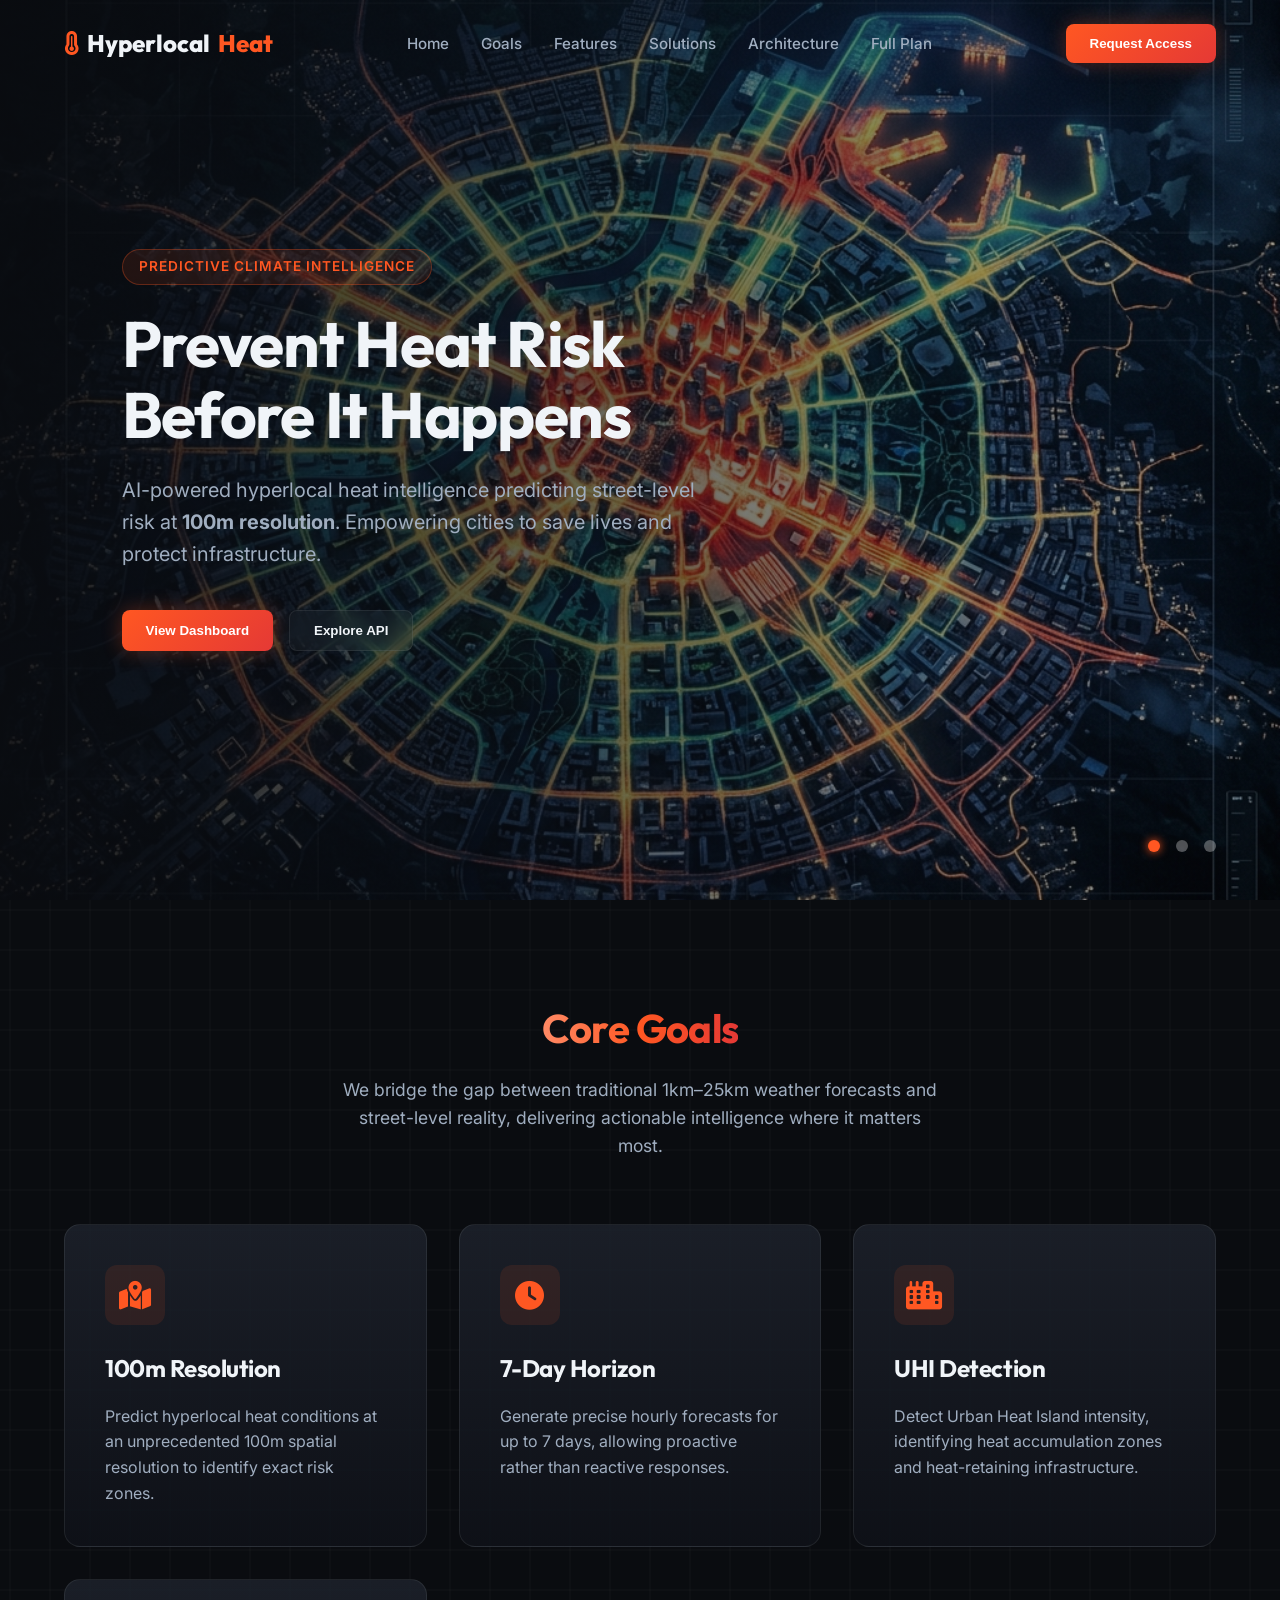
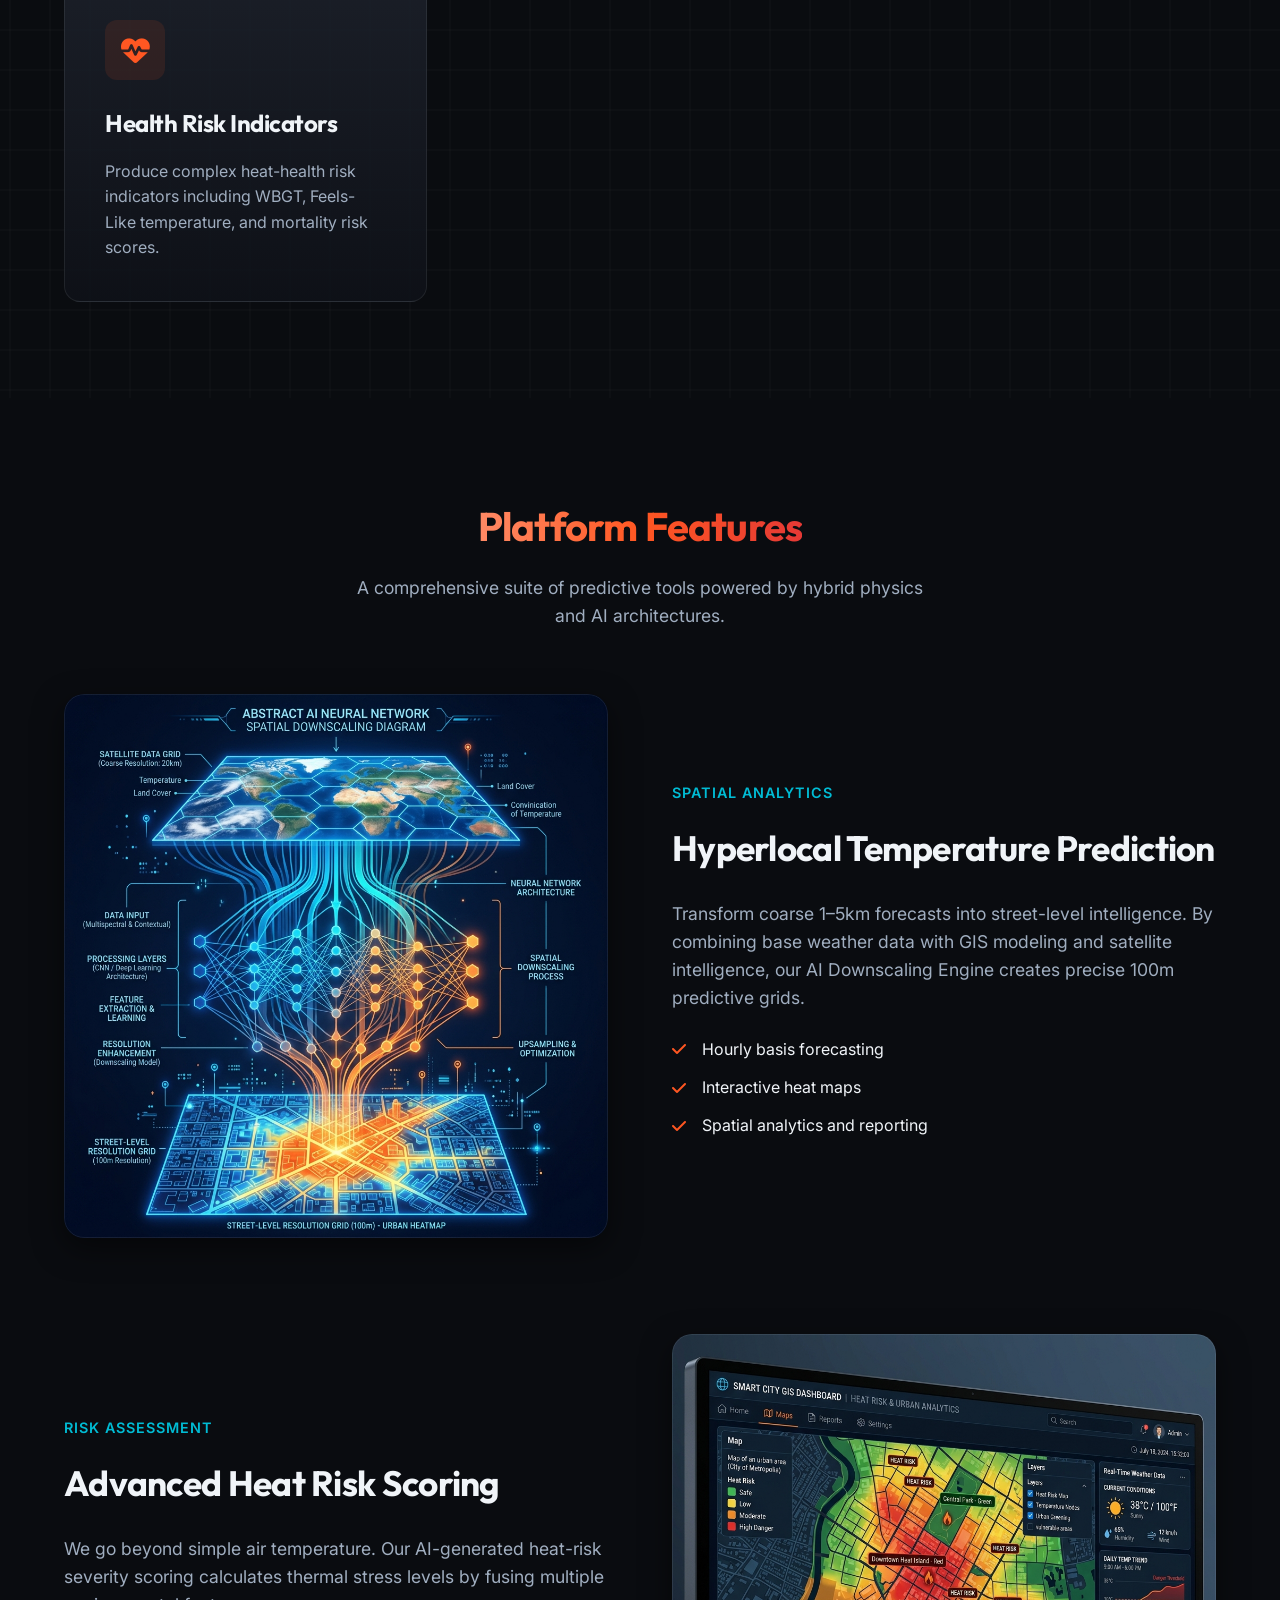
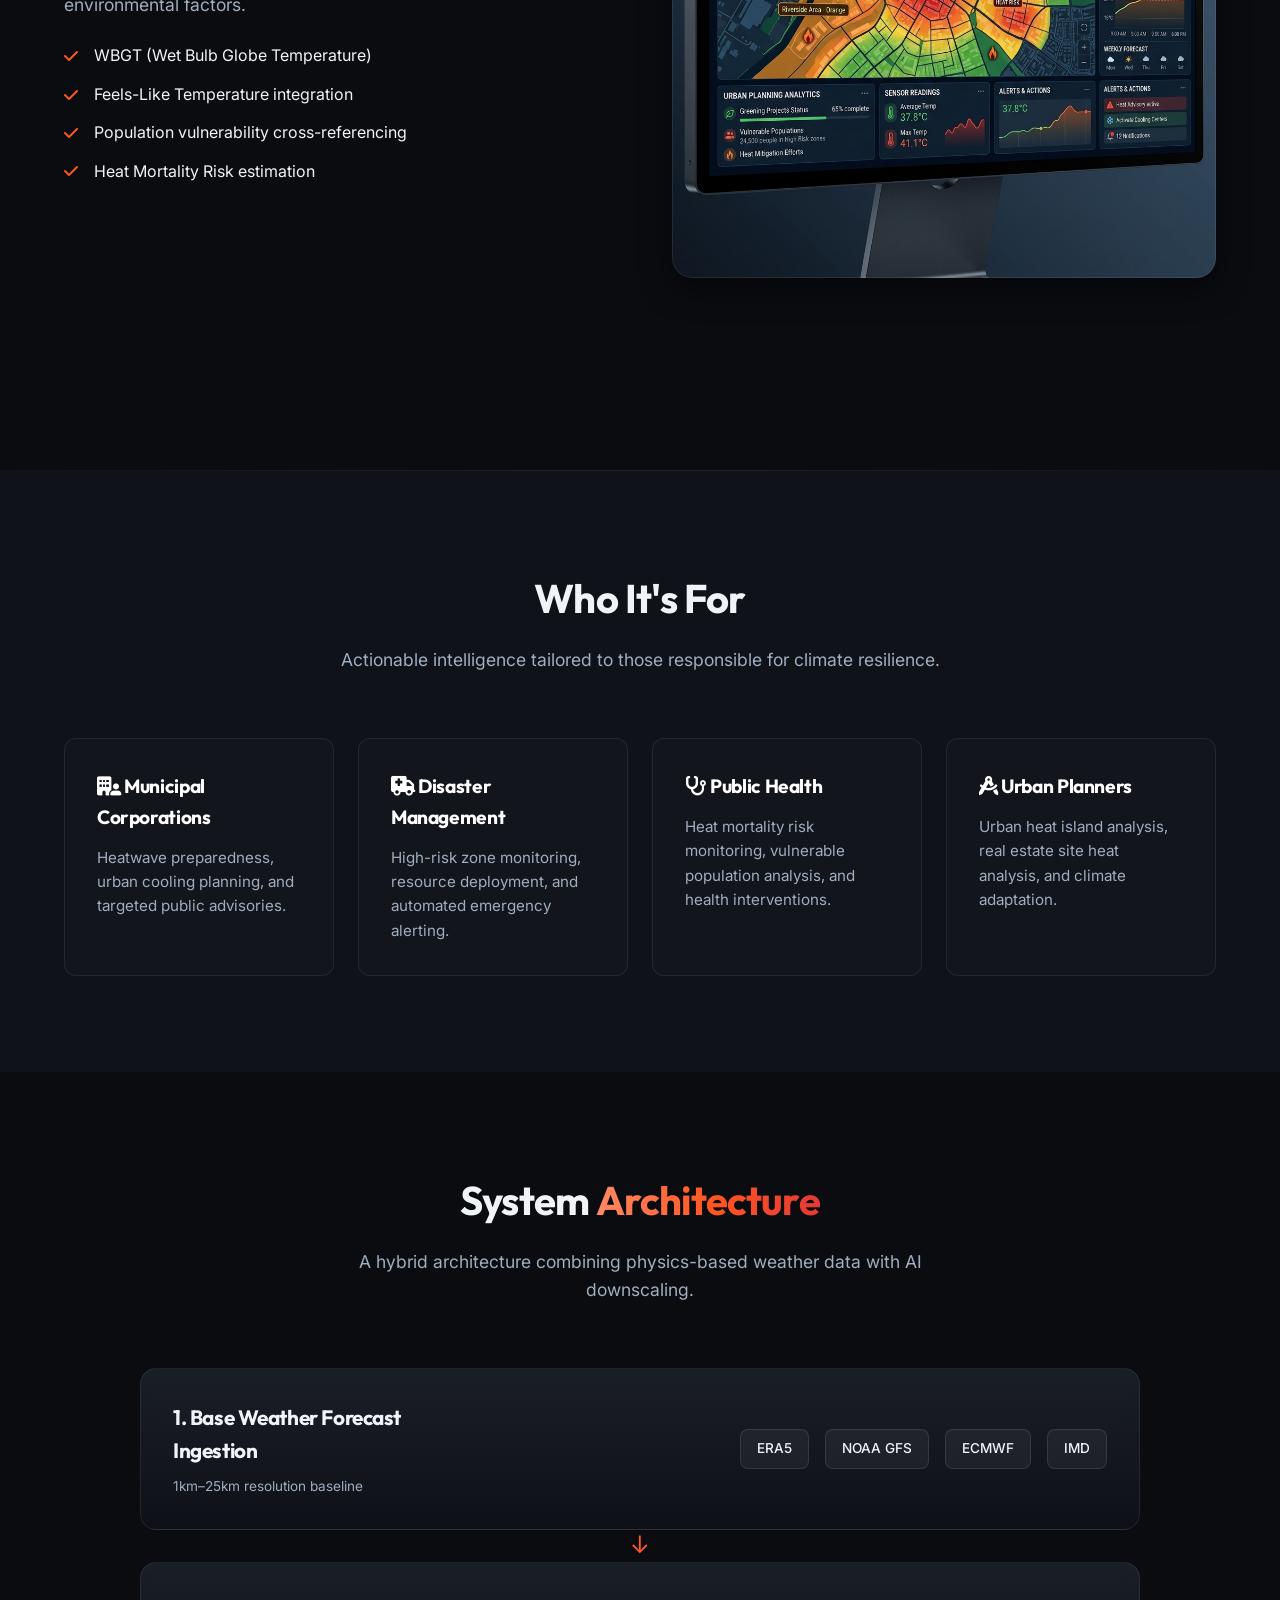
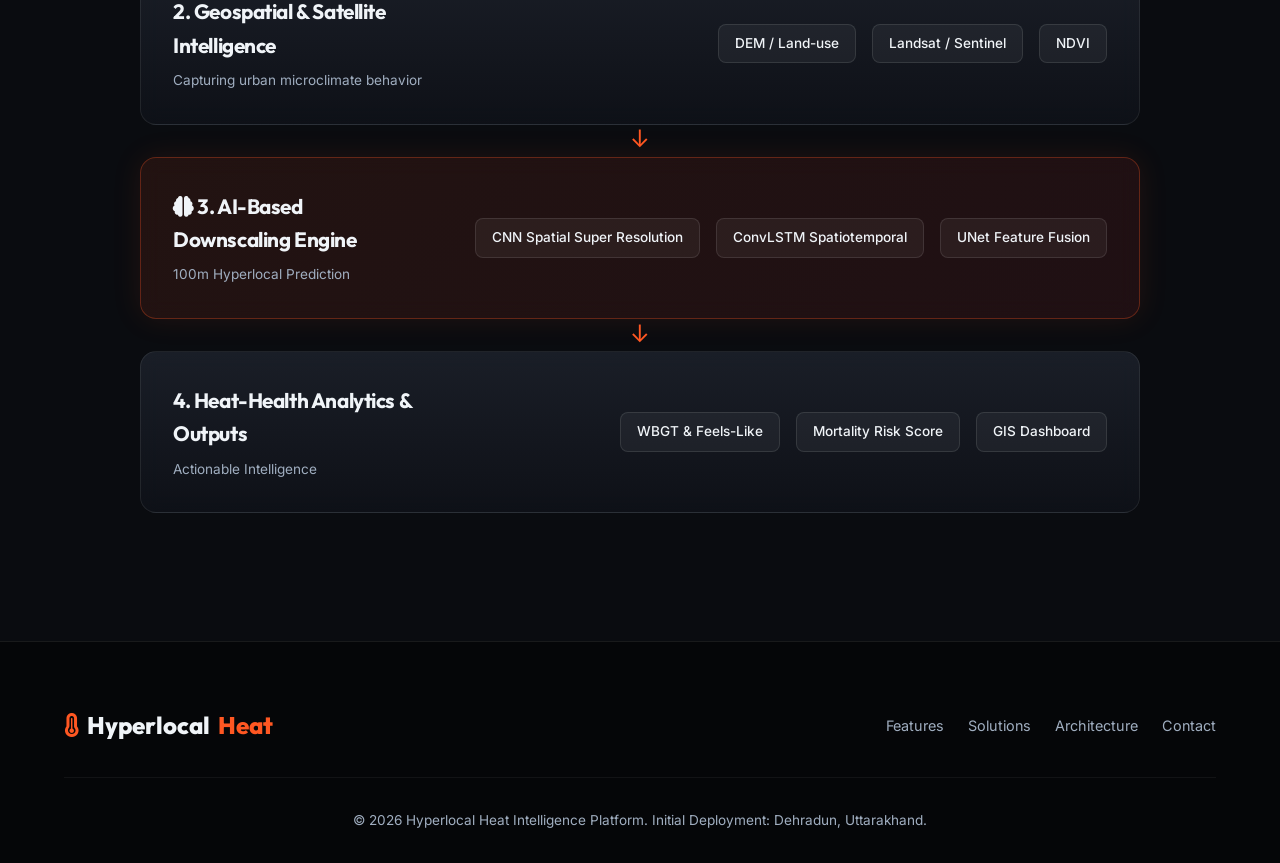
<file: index.html>
<!DOCTYPE html>
<html lang="en">

<head>
    <meta charset="UTF-8">
    <meta name="viewport" content="width=device-width, initial-scale=1.0">
    <title>Hyperlocal Heat Intelligence Platform</title>
    <meta name="description"
        content="AI-powered hyperlocal heat intelligence predicting street-level heat risk at 100m resolution to help cities prevent heat-related illness and infrastructure stress.">
    <link rel="stylesheet" href="styles.css">
    <!-- FontAwesome for Icons -->
    <link rel="stylesheet" href="https://cdnjs.cloudflare.com/ajax/libs/font-awesome/6.4.0/css/all.min.css">
    <!-- Vercel Web Analytics -->
    <script defer src="https://cdn.vercel-insights.com/v1/script.js"></script>
</head>

<body>

    <!-- Navigation -->
    <nav>
        <div class="logo">
            <i class="fa-solid fa-temperature-full" style="color: #ff5722;"></i>
            Hyperlocal<span>Heat</span>
        </div>
        <ul class="nav-links">
            <li><a href="index.html">Home</a></li>
            <li><a href="#goals">Goals</a></li>
            <li><a href="#features">Features</a></li>
            <li><a href="#solutions">Solutions</a></li>
            <li><a href="#architecture">Architecture</a></li>
            <li><a href="plan.html">Full Plan</a></li>
        </ul>
        <button class="btn-primary">Request Access</button>
    </nav>

    <!-- Hero Section -->
    <section class="hero">
        <div class="hero-slider">
            <div class="slide active" style="background-image: url('images/hero_heatmap_1779014111743.png');">
            </div>
            <div class="slide" style="background-image: url('images/gis_dashboard_1779014141485.png');">
            </div>
            <div class="slide" style="background-image: url('images/ai_downscaling_1779014124837.png');">
            </div>
        </div>

        <div class="hero-content fade-in-up">
            <span class="hero-tag">Predictive Climate Intelligence</span>
            <h1>Prevent Heat Risk Before It Happens</h1>
            <p>AI-powered hyperlocal heat intelligence predicting street-level risk at <strong>100m resolution</strong>.
                Empowering cities to save lives and protect infrastructure.</p>
            <div class="hero-actions">
                <button class="btn-primary">View Dashboard</button>
                <button class="btn-secondary">Explore API</button>
            </div>
        </div>

        <div class="slider-controls">
            <div class="slider-dot active"></div>
            <div class="slider-dot"></div>
            <div class="slider-dot"></div>
        </div>
    </section>

    <!-- Core Goals -->
    <section id="goals" class="goals">
        <div class="section-header fade-in-up">
            <h2><span class="text-gradient">Core Goals</span></h2>
            <p>We bridge the gap between traditional 1km–25km weather forecasts and street-level reality, delivering
                actionable intelligence where it matters most.</p>
        </div>

        <div class="goals-grid">
            <div class="goal-card fade-in-up">
                <div class="goal-icon"><i class="fa-solid fa-map-location-dot"></i></div>
                <h3>100m Resolution</h3>
                <p>Predict hyperlocal heat conditions at an unprecedented 100m spatial resolution to identify exact risk
                    zones.</p>
            </div>
            <div class="goal-card fade-in-up" style="transition-delay: 0.1s;">
                <div class="goal-icon"><i class="fa-solid fa-clock"></i></div>
                <h3>7-Day Horizon</h3>
                <p>Generate precise hourly forecasts for up to 7 days, allowing proactive rather than reactive
                    responses.</p>
            </div>
            <div class="goal-card fade-in-up" style="transition-delay: 0.2s;">
                <div class="goal-icon"><i class="fa-solid fa-city"></i></div>
                <h3>UHI Detection</h3>
                <p>Detect Urban Heat Island intensity, identifying heat accumulation zones and heat-retaining
                    infrastructure.</p>
            </div>
            <div class="goal-card fade-in-up" style="transition-delay: 0.3s;">
                <div class="goal-icon"><i class="fa-solid fa-heart-pulse"></i></div>
                <h3>Health Risk Indicators</h3>
                <p>Produce complex heat-health risk indicators including WBGT, Feels-Like temperature, and mortality
                    risk scores.</p>
            </div>
        </div>
    </section>

    <!-- Features -->
    <section id="features" class="features">
        <div class="section-header fade-in-up">
            <h2><span class="text-gradient">Platform Features</span></h2>
            <p>A comprehensive suite of predictive tools powered by hybrid physics and AI architectures.</p>
        </div>

        <!-- Feature 1 -->
        <div class="feature-row fade-in-up">
            <div class="feature-content">
                <span class="feature-tag">Spatial Analytics</span>
                <h3>Hyperlocal Temperature Prediction</h3>
                <p>Transform coarse 1–5km forecasts into street-level intelligence. By combining base weather data with
                    GIS modeling and satellite intelligence, our AI Downscaling Engine creates precise 100m predictive
                    grids.</p>
                <ul class="feature-list">
                    <li><i class="fa-solid fa-check"></i> Hourly basis forecasting</li>
                    <li><i class="fa-solid fa-check"></i> Interactive heat maps</li>
                    <li><i class="fa-solid fa-check"></i> Spatial analytics and reporting</li>
                </ul>
            </div>
            <div class="feature-image">
                <img src="images/ai_downscaling_1779014124837.png" alt="AI Downscaling Neural Network">
            </div>
        </div>

        <!-- Feature 2 -->
        <div class="feature-row fade-in-up">
            <div class="feature-content">
                <span class="feature-tag">Risk Assessment</span>
                <h3>Advanced Heat Risk Scoring</h3>
                <p>We go beyond simple air temperature. Our AI-generated heat-risk severity scoring calculates thermal
                    stress levels by fusing multiple environmental factors.</p>
                <ul class="feature-list">
                    <li><i class="fa-solid fa-check"></i> WBGT (Wet Bulb Globe Temperature)</li>
                    <li><i class="fa-solid fa-check"></i> Feels-Like Temperature integration</li>
                    <li><i class="fa-solid fa-check"></i> Population vulnerability cross-referencing</li>
                    <li><i class="fa-solid fa-check"></i> Heat Mortality Risk estimation</li>
                </ul>
            </div>
            <div class="feature-image">
                <img src="images/gis_dashboard_1779014141485.png" alt="Interactive GIS Dashboard">
            </div>
        </div>
    </section>

    <!-- Target Solutions -->
    <section id="solutions" class="solutions">
        <div class="section-header fade-in-up">
            <h2>Who It's For</h2>
            <p>Actionable intelligence tailored to those responsible for climate resilience.</p>
        </div>

        <div class="solutions-grid">
            <div class="solution-card fade-in-up">
                <h4><i class="fa-solid fa-building-user"></i> Municipal Corporations</h4>
                <p>Heatwave preparedness, urban cooling planning, and targeted public advisories.</p>
            </div>
            <div class="solution-card fade-in-up" style="transition-delay: 0.1s;">
                <h4><i class="fa-solid fa-truck-medical"></i> Disaster Management</h4>
                <p>High-risk zone monitoring, resource deployment, and automated emergency alerting.</p>
            </div>
            <div class="solution-card fade-in-up" style="transition-delay: 0.2s;">
                <h4><i class="fa-solid fa-stethoscope"></i> Public Health</h4>
                <p>Heat mortality risk monitoring, vulnerable population analysis, and health interventions.</p>
            </div>
            <div class="solution-card fade-in-up" style="transition-delay: 0.3s;">
                <h4><i class="fa-solid fa-compass-drafting"></i> Urban Planners</h4>
                <p>Urban heat island analysis, real estate site heat analysis, and climate adaptation.</p>
            </div>
        </div>
    </section>

    <!-- Architecture Block Diagram -->
    <section id="architecture" class="architecture">
        <div class="section-header fade-in-up">
            <h2>System <span class="text-gradient">Architecture</span></h2>
            <p>A hybrid architecture combining physics-based weather data with AI downscaling.</p>
        </div>

        <div class="arch-diagram fade-in-up">
            <!-- Step 1 -->
            <div class="arch-layer">
                <div class="arch-title">
                    <h4>1. Base Weather Forecast Ingestion</h4>
                    <p>1km–25km resolution baseline</p>
                </div>
                <div class="arch-items">
                    <span class="arch-item">ERA5</span>
                    <span class="arch-item">NOAA GFS</span>
                    <span class="arch-item">ECMWF</span>
                    <span class="arch-item">IMD</span>
                </div>
            </div>

            <!-- Step 2 -->
            <div class="arch-layer">
                <div class="arch-title">
                    <h4>2. Geospatial & Satellite Intelligence</h4>
                    <p>Capturing urban microclimate behavior</p>
                </div>
                <div class="arch-items">
                    <span class="arch-item">DEM / Land-use</span>
                    <span class="arch-item">Landsat / Sentinel</span>
                    <span class="arch-item">NDVI</span>
                </div>
            </div>

            <!-- Step 3 (Highlight) -->
            <div class="arch-layer ai-engine">
                <div class="arch-title">
                    <h4><i class="fa-solid fa-brain"></i> 3. AI-Based Downscaling Engine</h4>
                    <p>100m Hyperlocal Prediction</p>
                </div>
                <div class="arch-items">
                    <span class="arch-item">CNN Spatial Super Resolution</span>
                    <span class="arch-item">ConvLSTM Spatiotemporal</span>
                    <span class="arch-item">UNet Feature Fusion</span>
                </div>
            </div>

            <!-- Step 4 -->
            <div class="arch-layer">
                <div class="arch-title">
                    <h4>4. Heat-Health Analytics & Outputs</h4>
                    <p>Actionable Intelligence</p>
                </div>
                <div class="arch-items">
                    <span class="arch-item">WBGT & Feels-Like</span>
                    <span class="arch-item">Mortality Risk Score</span>
                    <span class="arch-item">GIS Dashboard</span>
                </div>
            </div>
        </div>
    </section>

    <!-- Footer -->
    <footer>
        <div class="footer-content">
            <div class="logo">
                <i class="fa-solid fa-temperature-full" style="color: #ff5722;"></i>
                Hyperlocal<span>Heat</span>
            </div>
            <div class="footer-links">
                <a href="#features">Features</a>
                <a href="#solutions">Solutions</a>
                <a href="#architecture">Architecture</a>
                <a href="#">Contact</a>
            </div>
        </div>
        <div class="footer-bottom">
            <p>&copy; 2026 Hyperlocal Heat Intelligence Platform. Initial Deployment: Dehradun, Uttarakhand.</p>
        </div>
    </footer>

    <script src="script.js"></script>
</body>

</html>
</file>
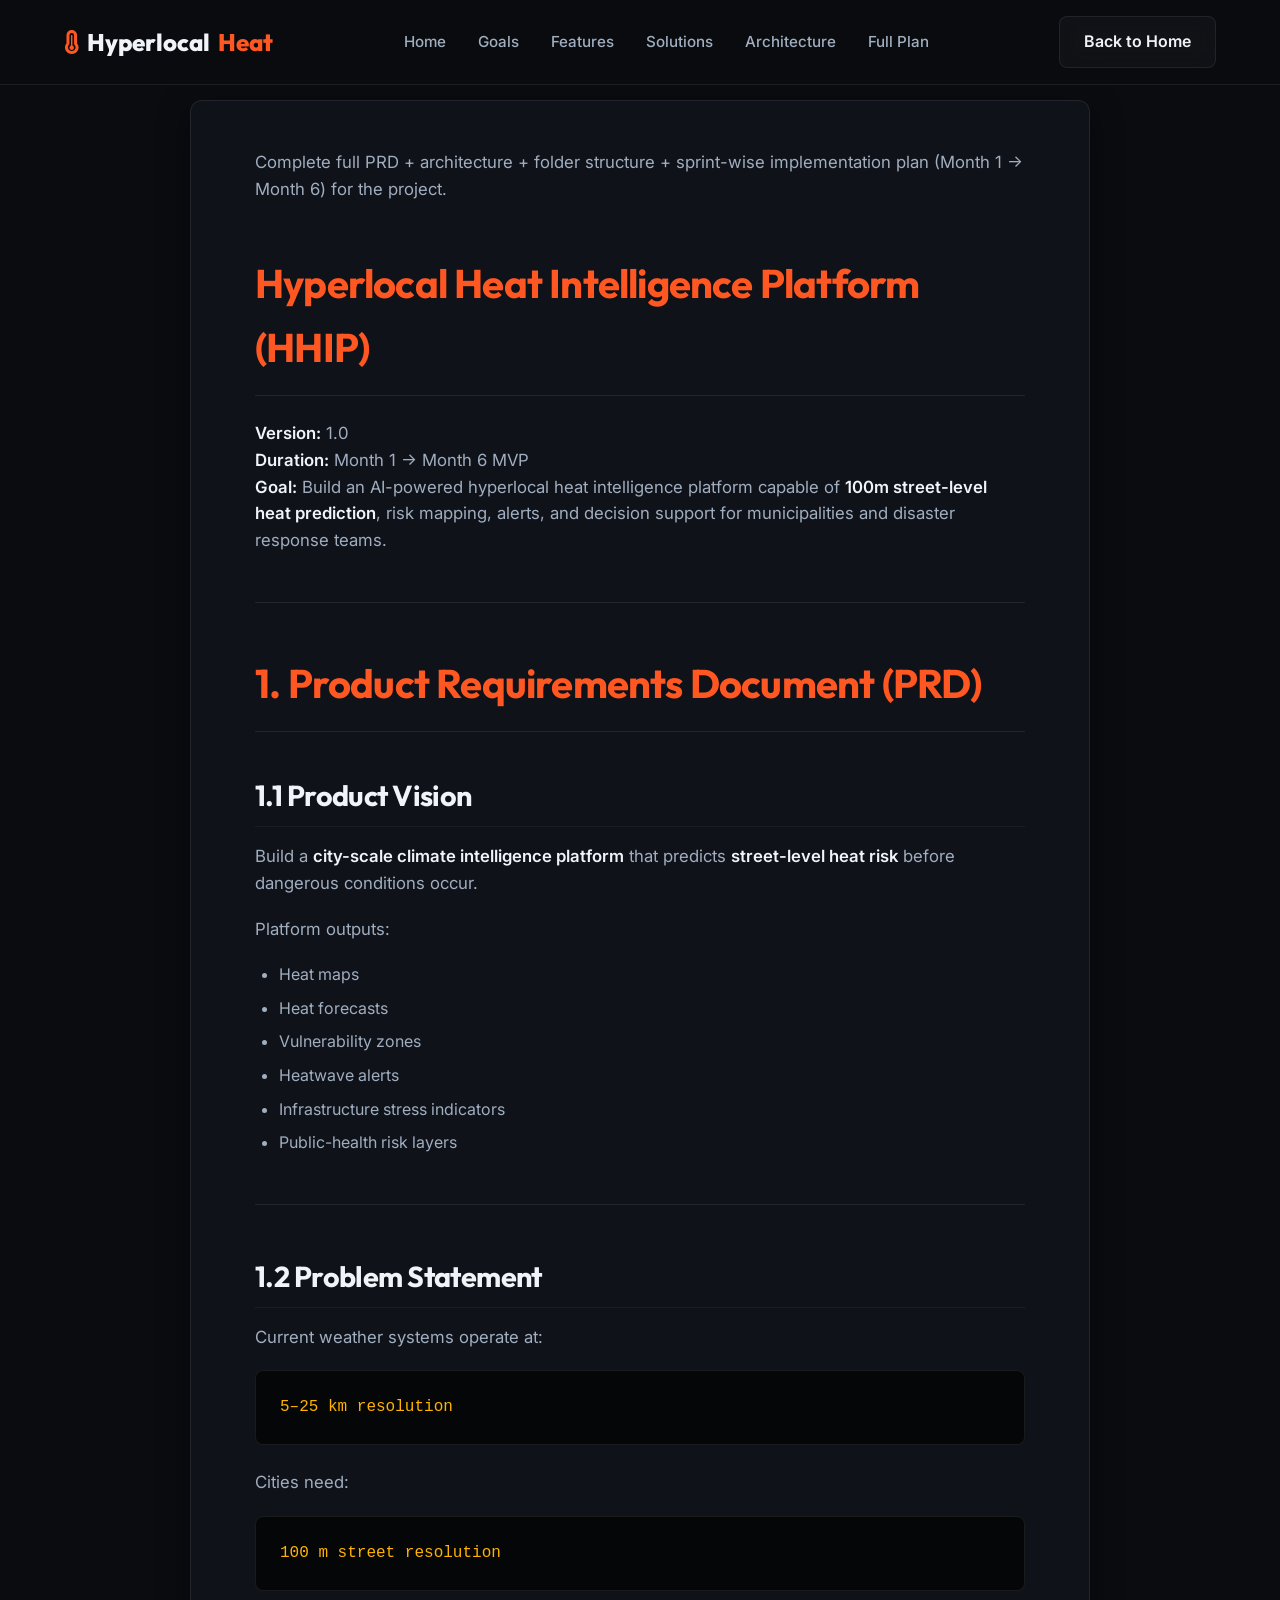
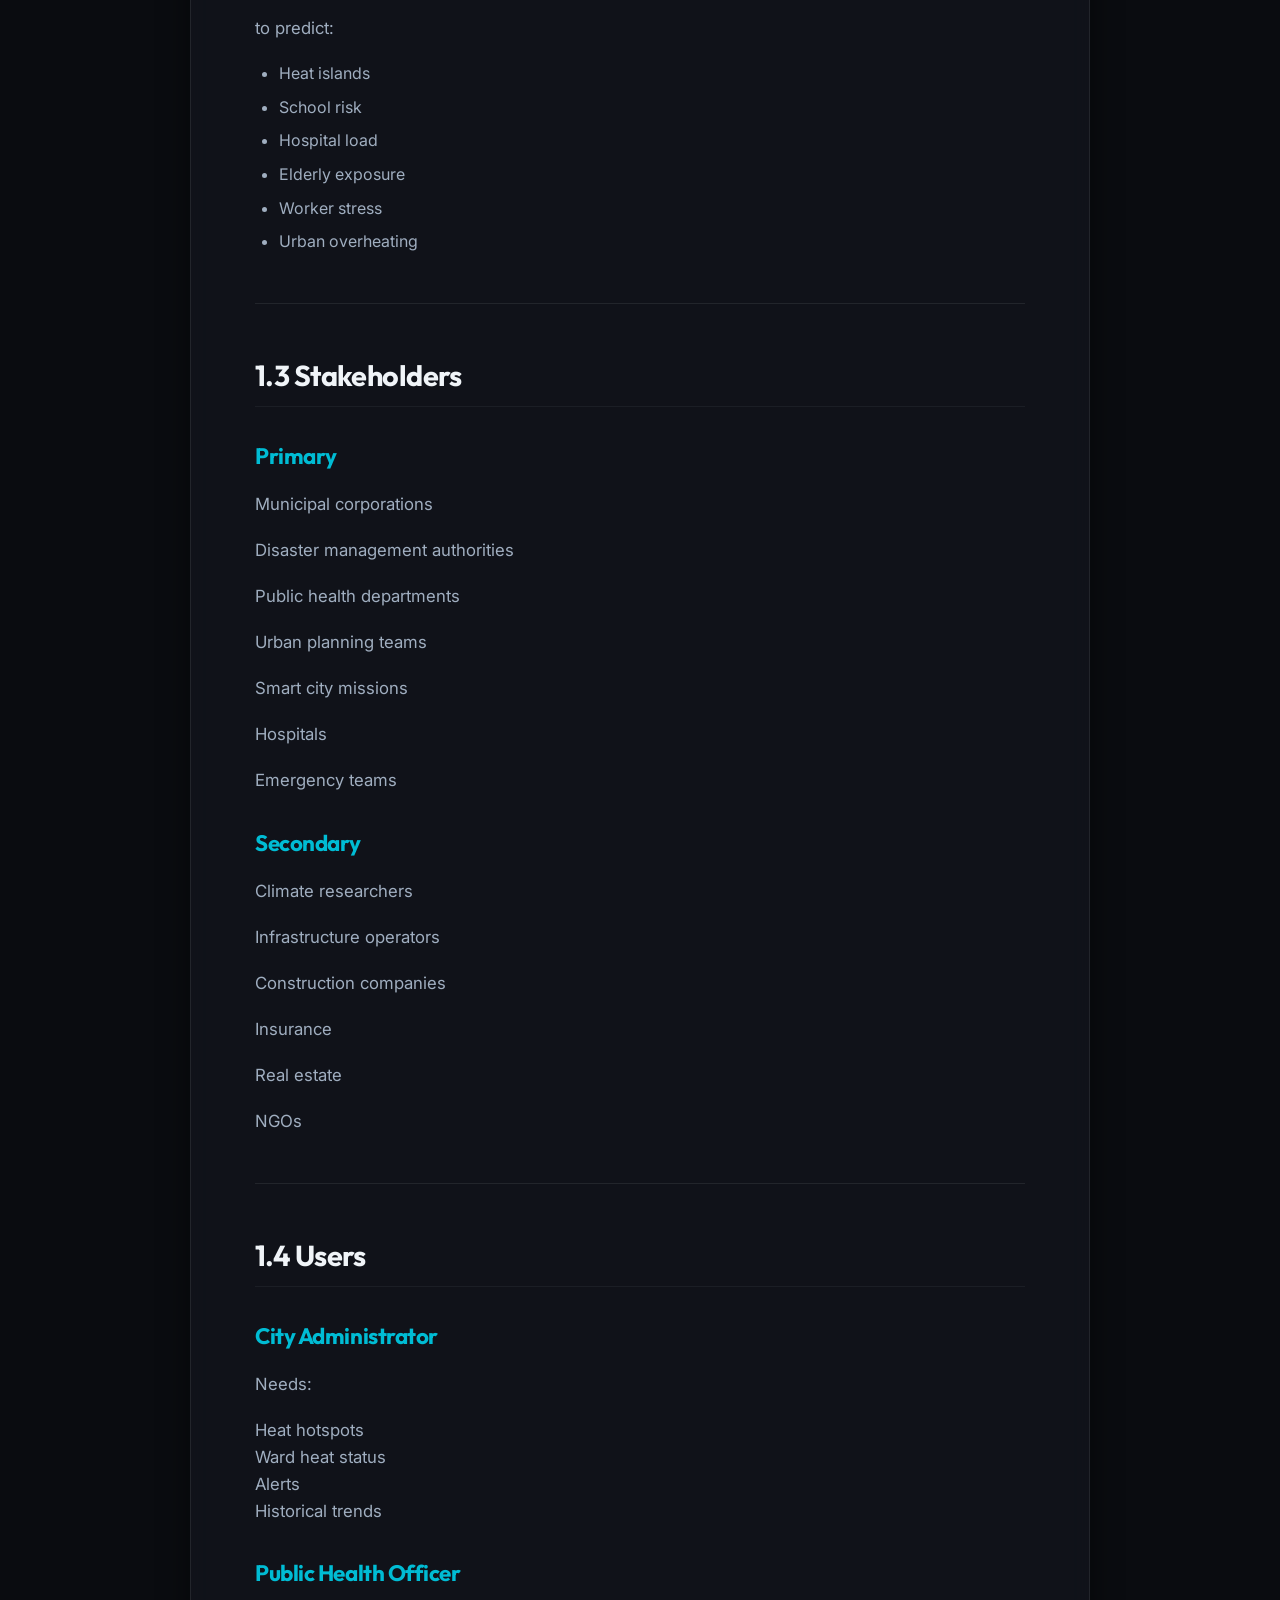
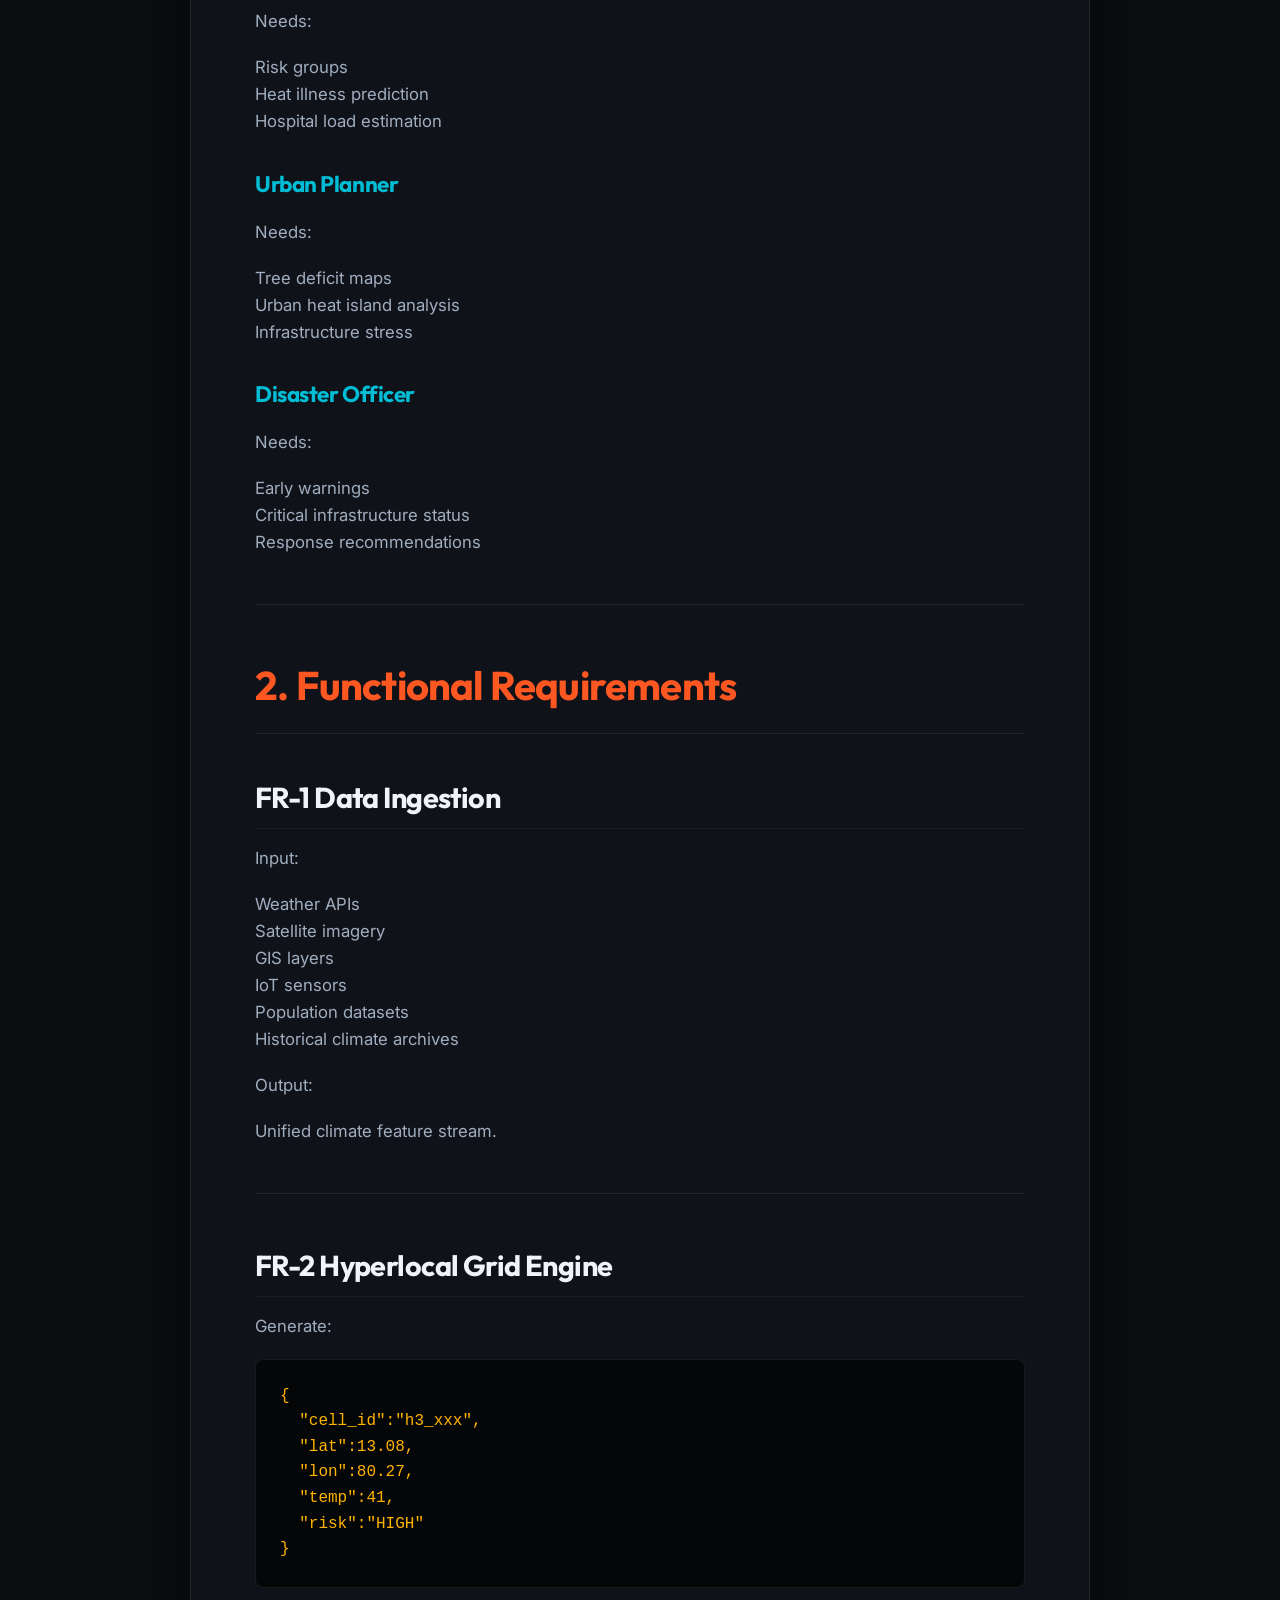
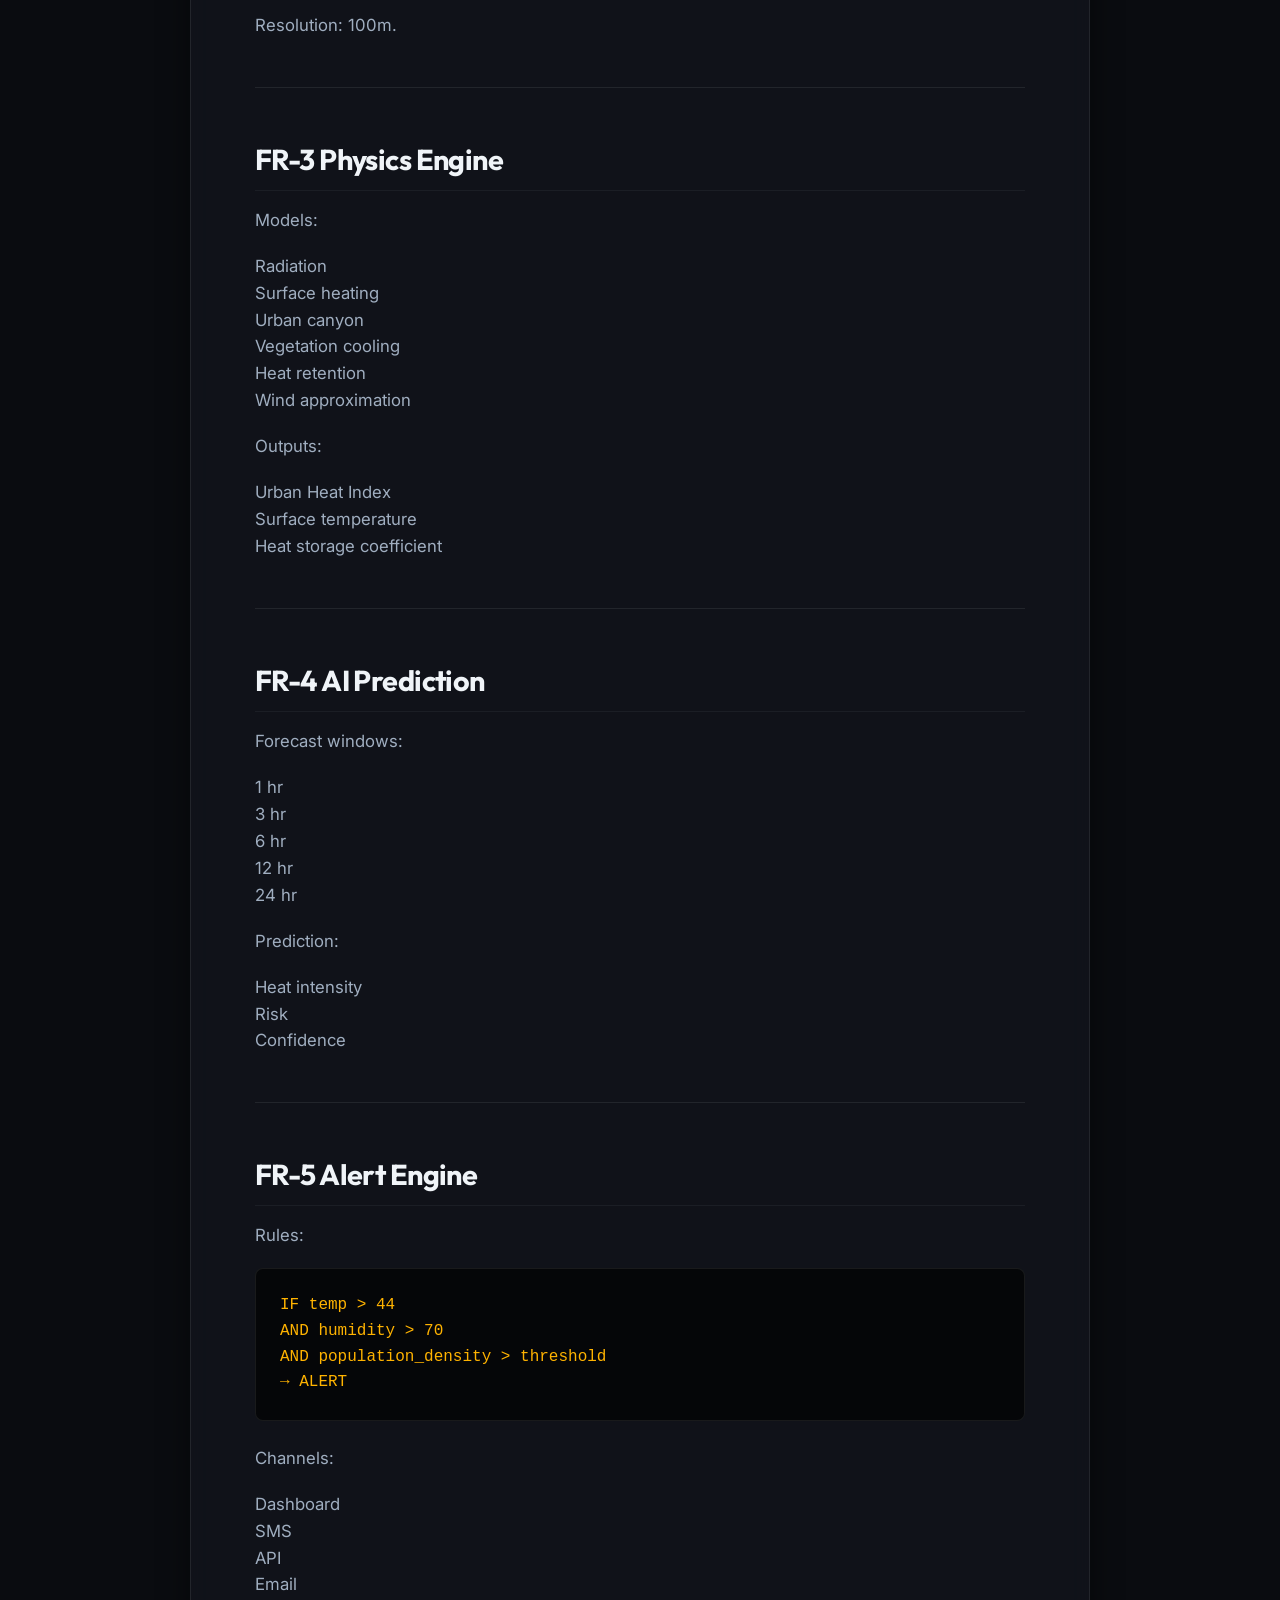
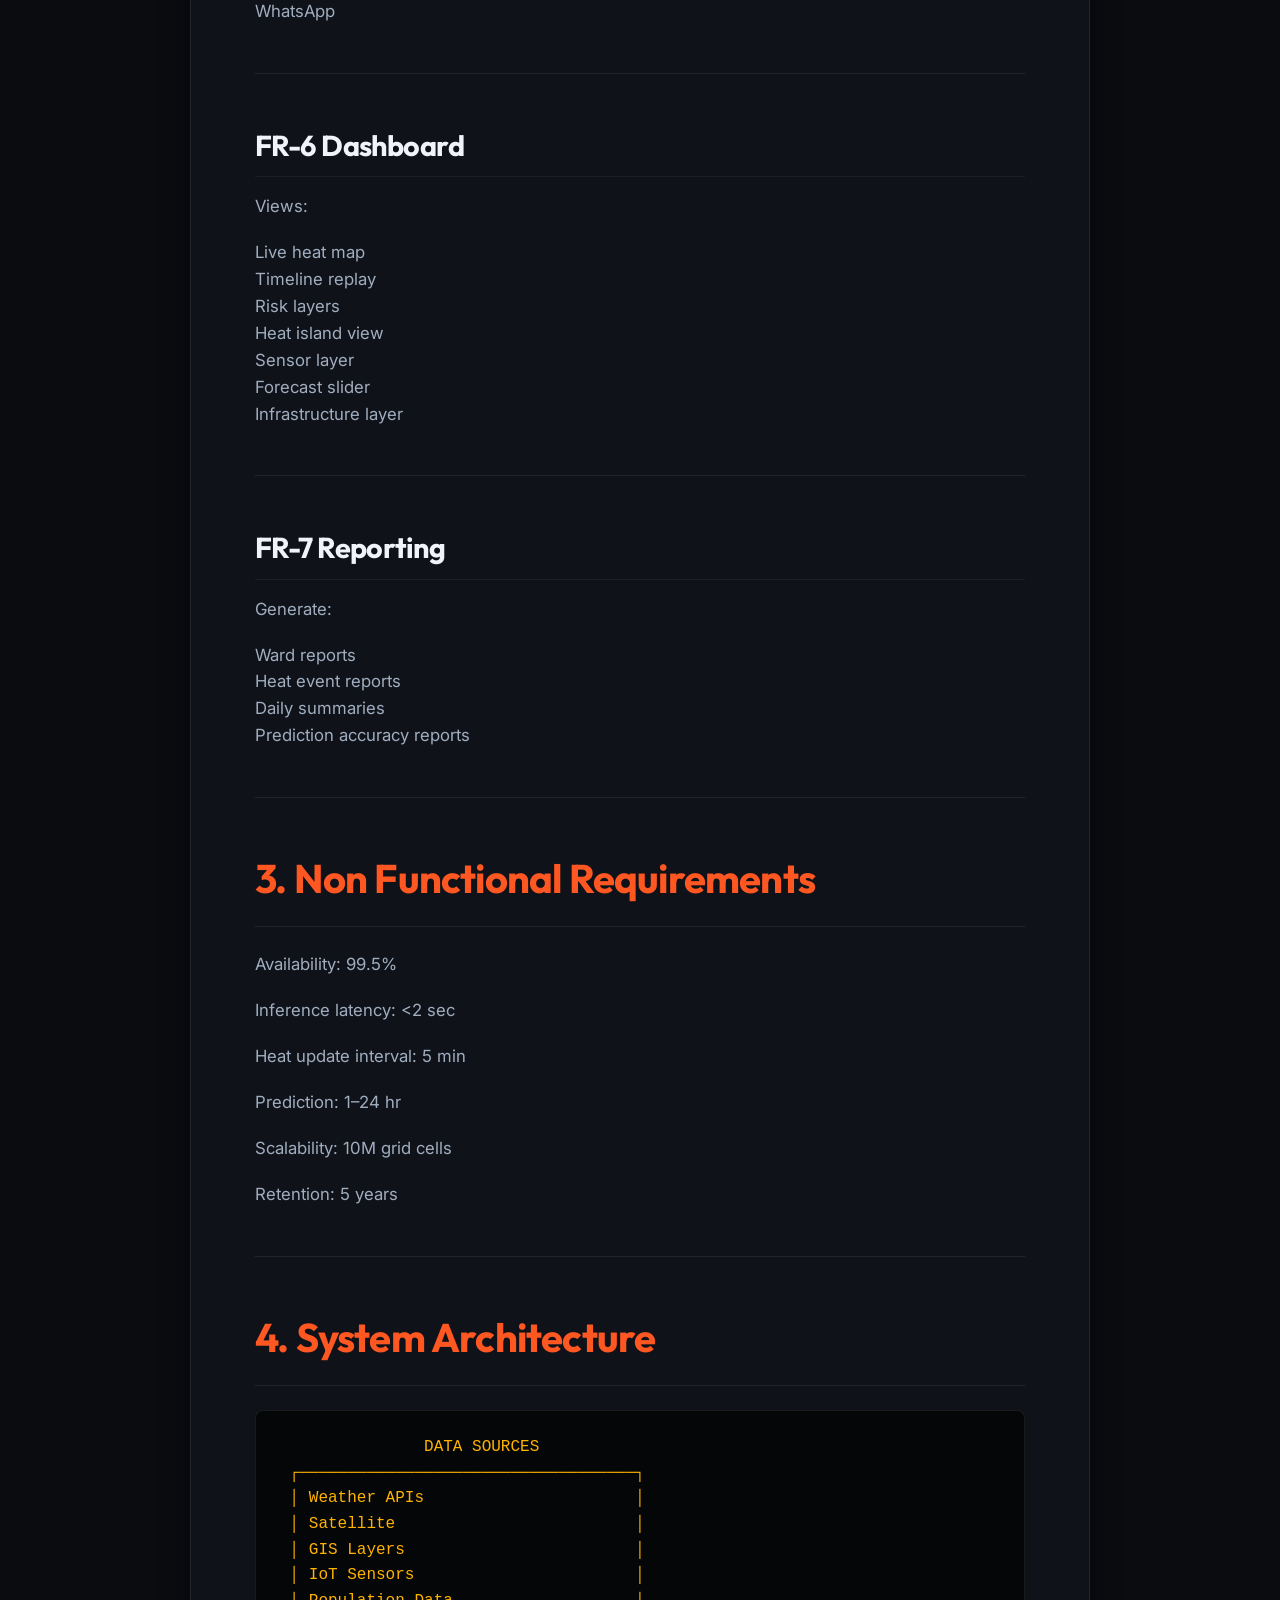
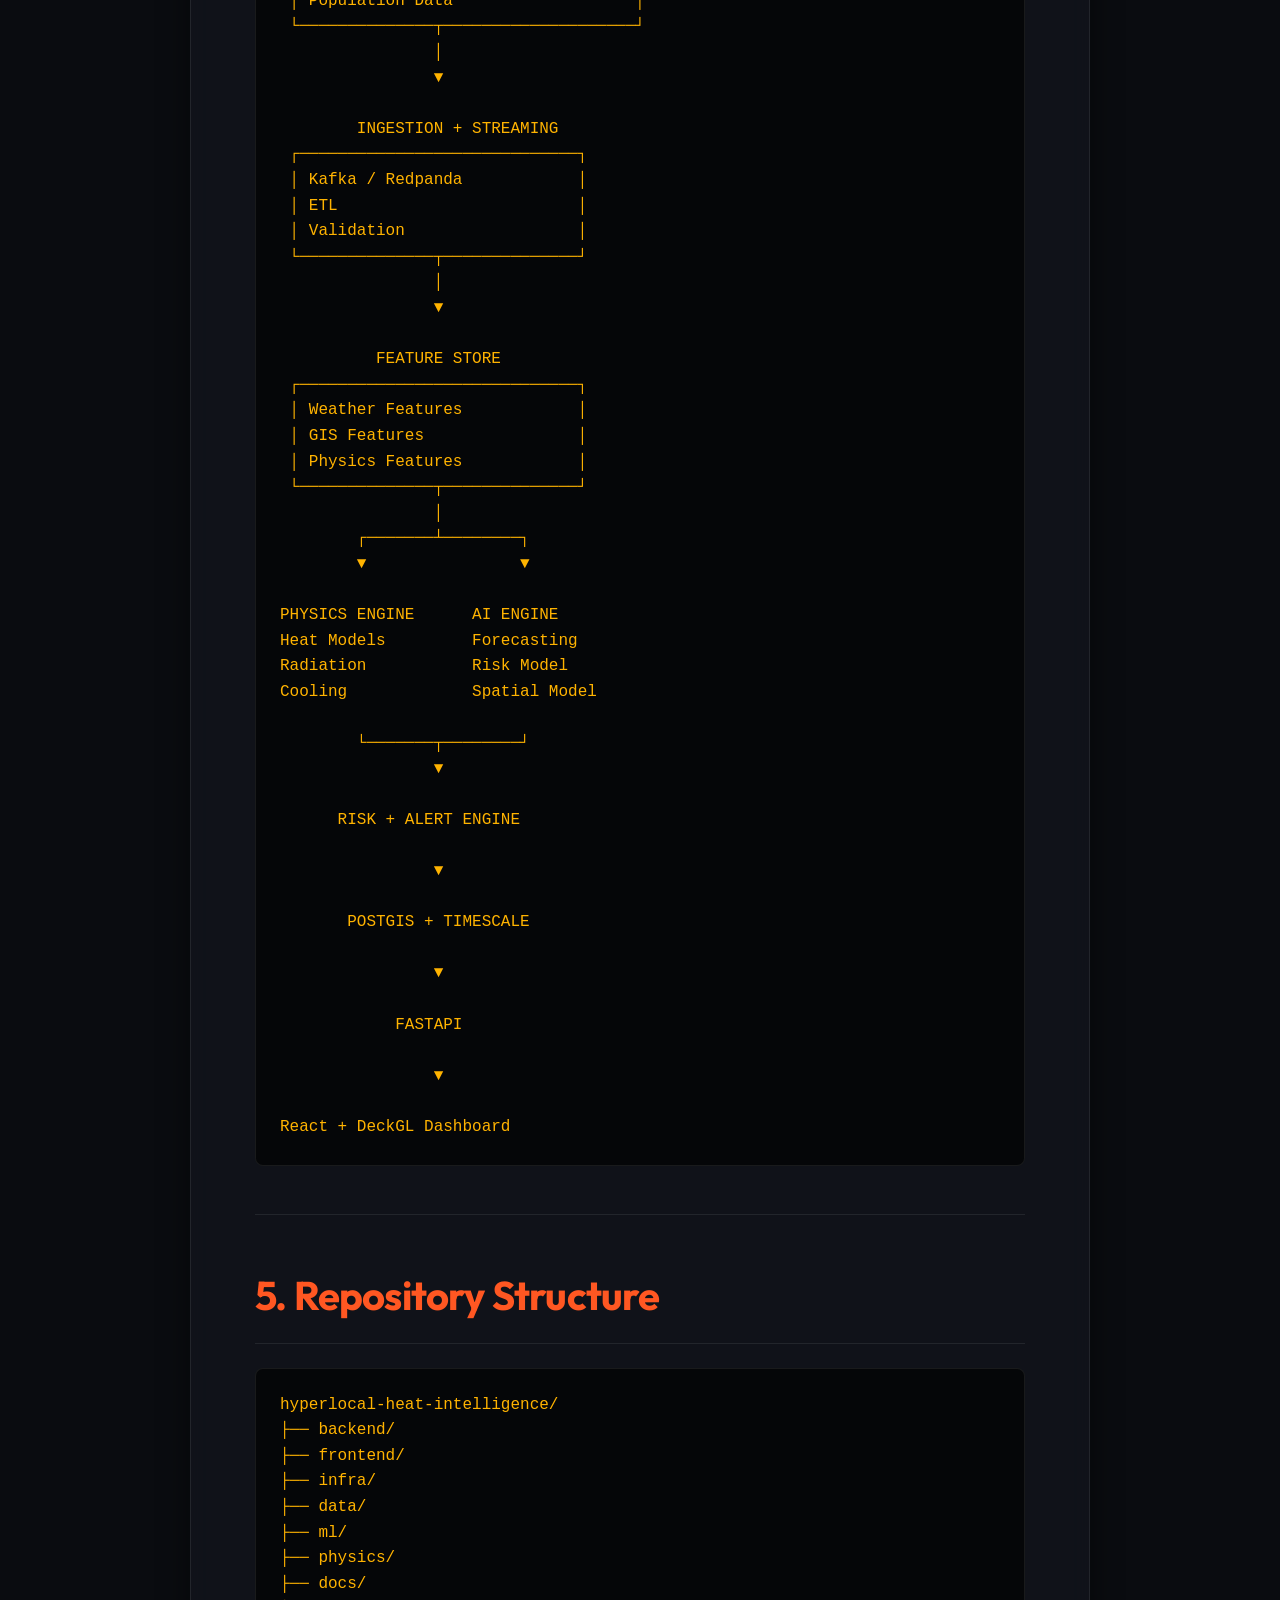
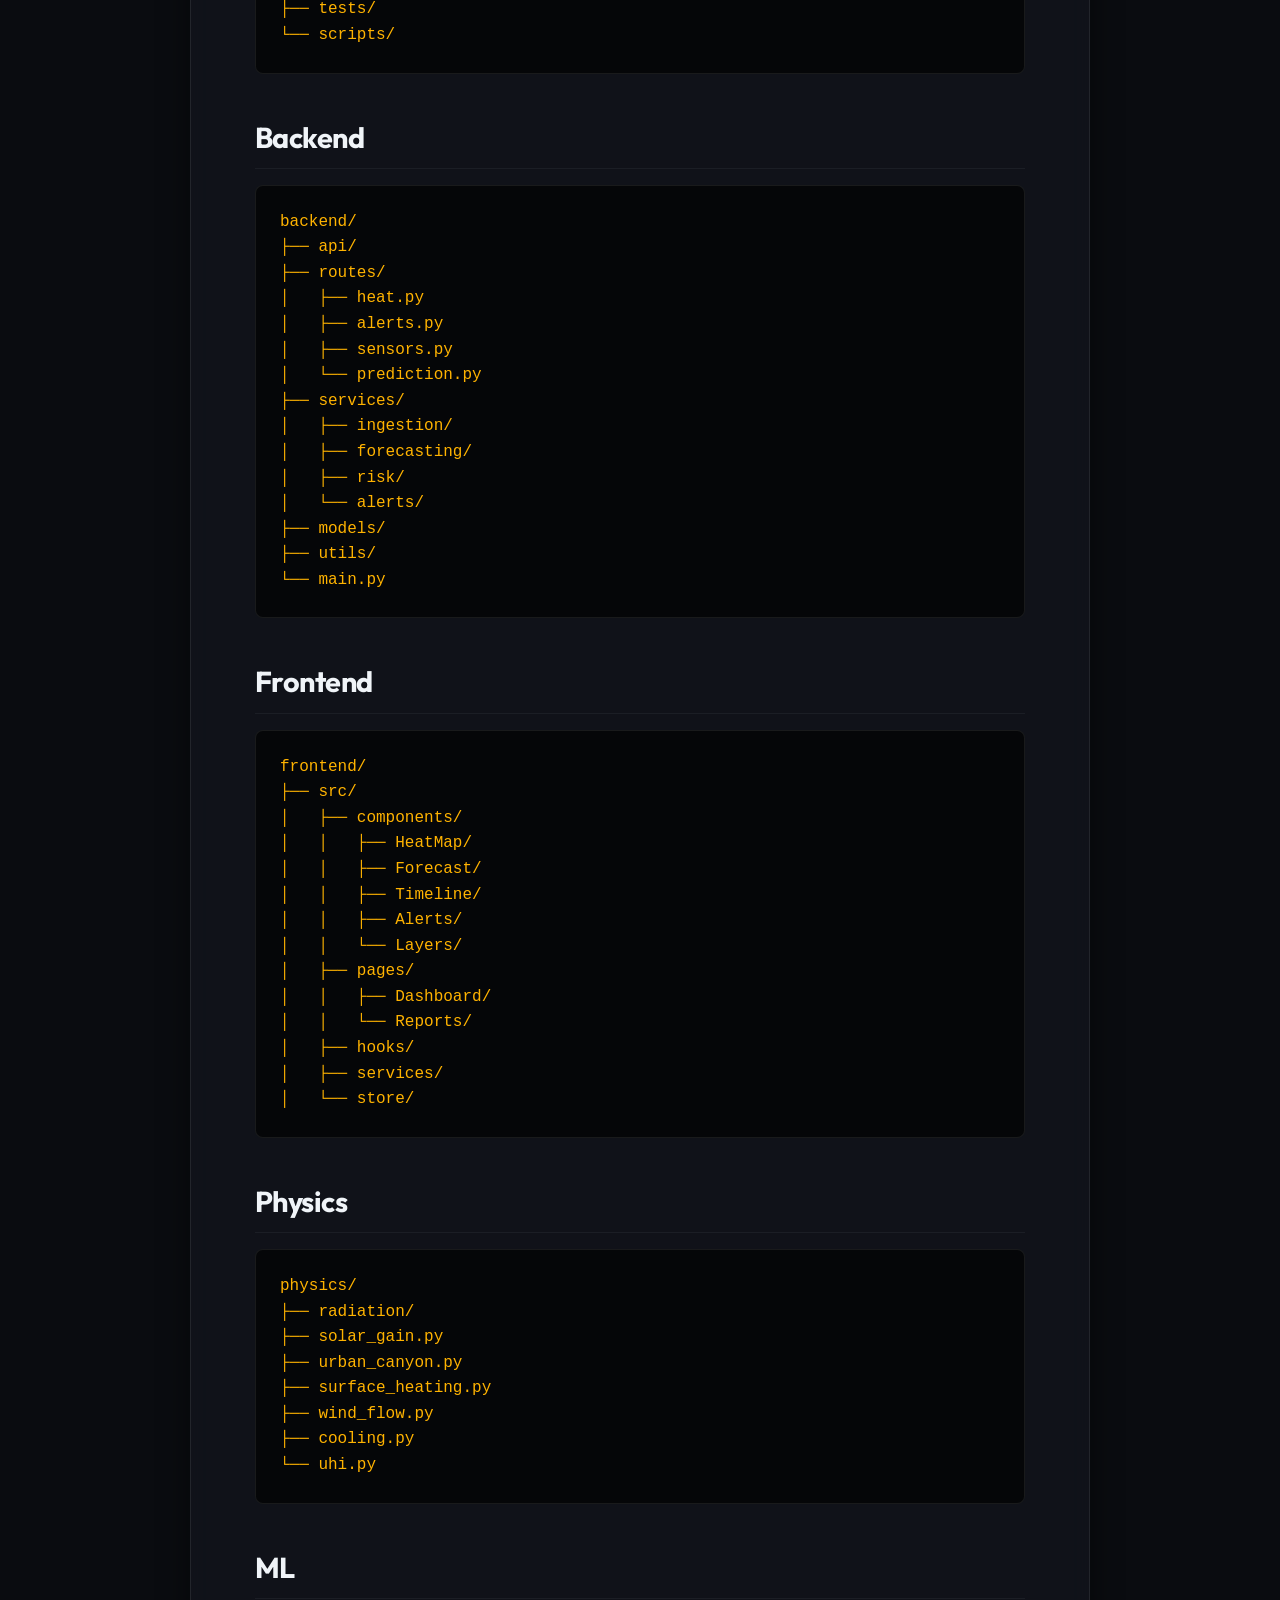
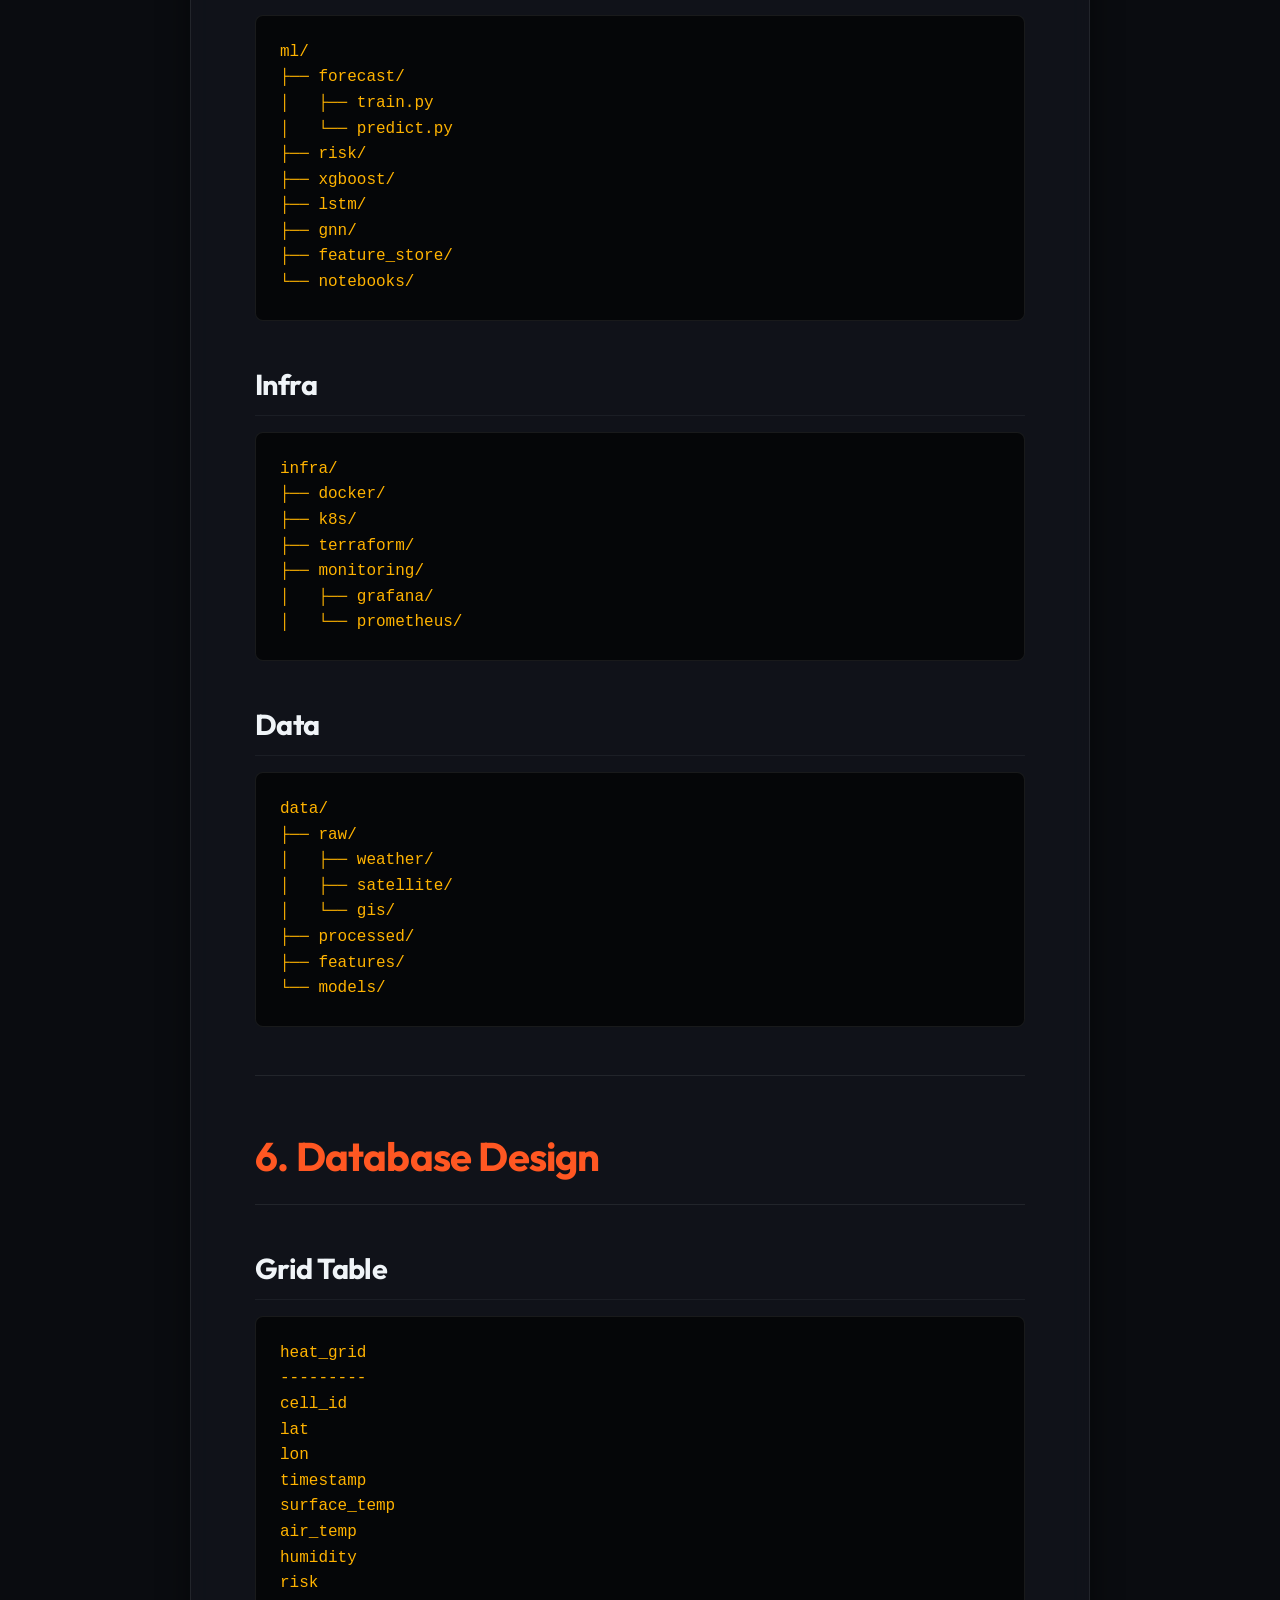
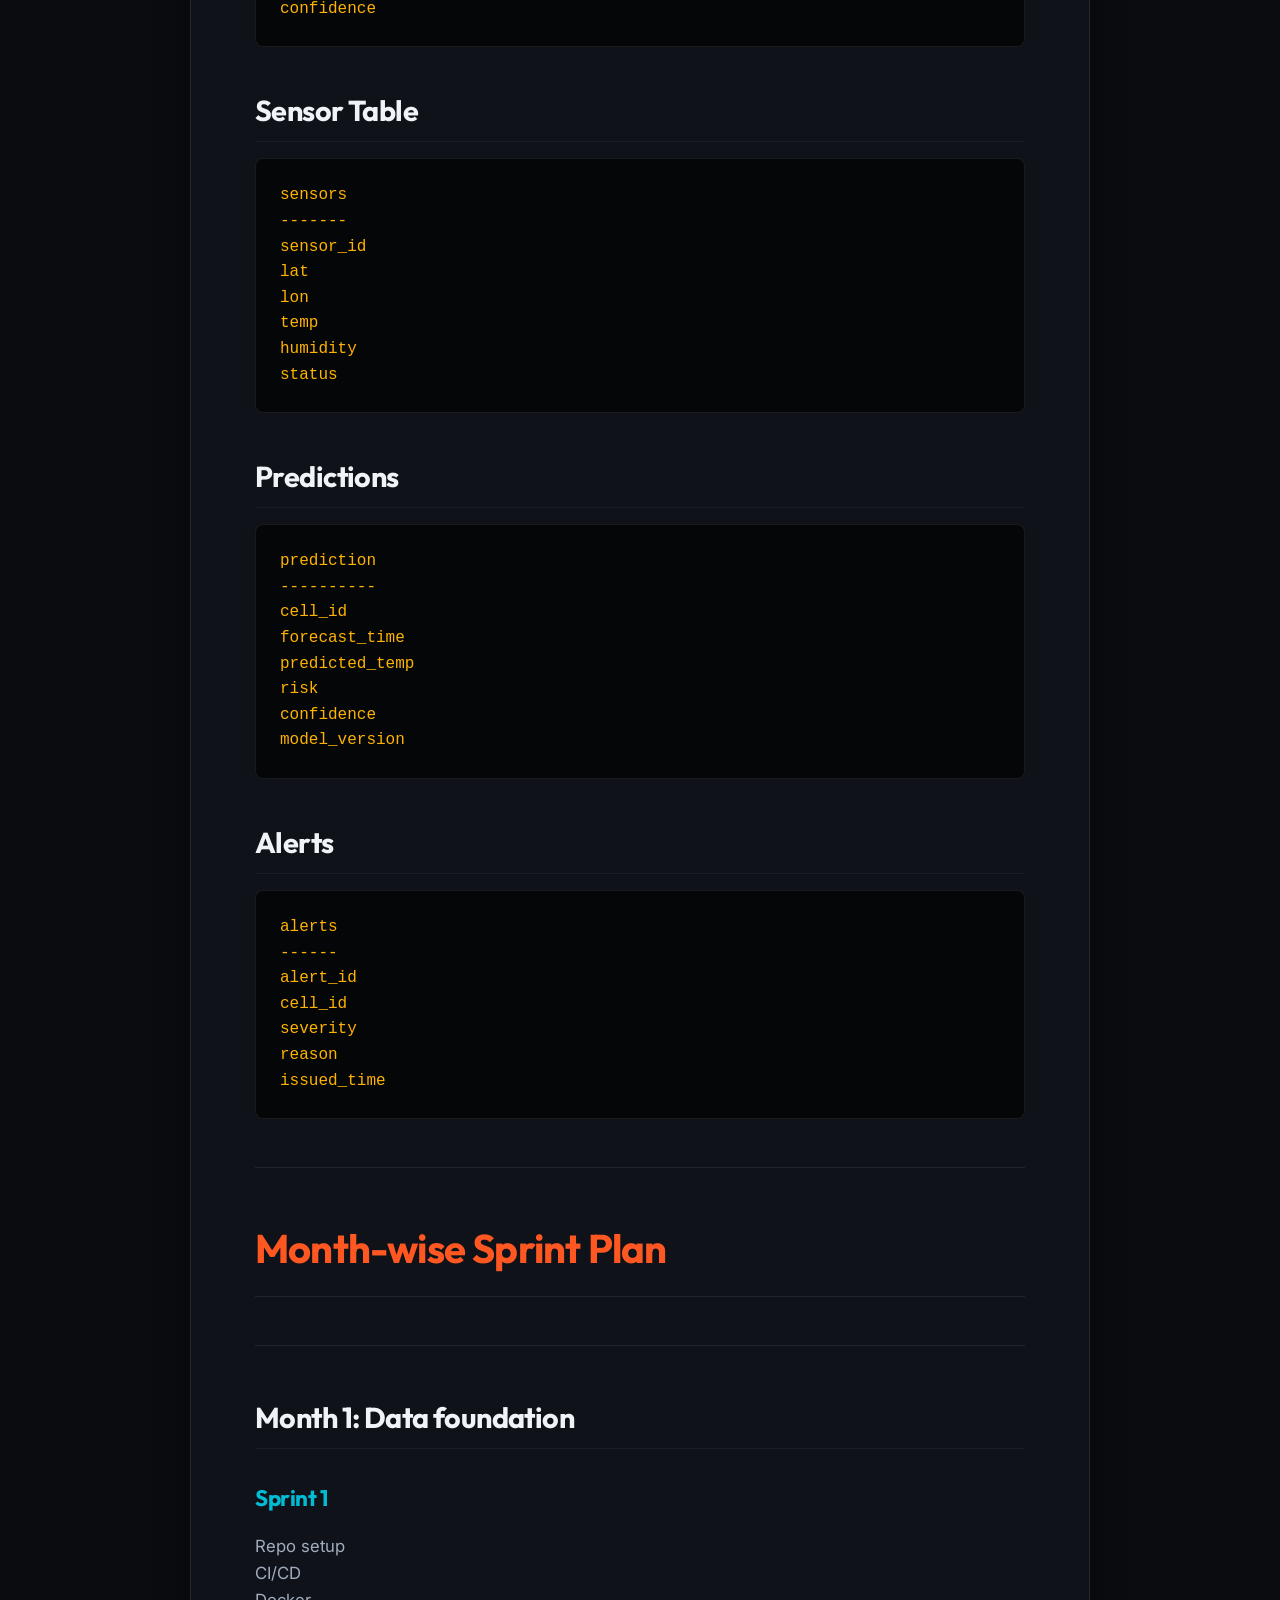
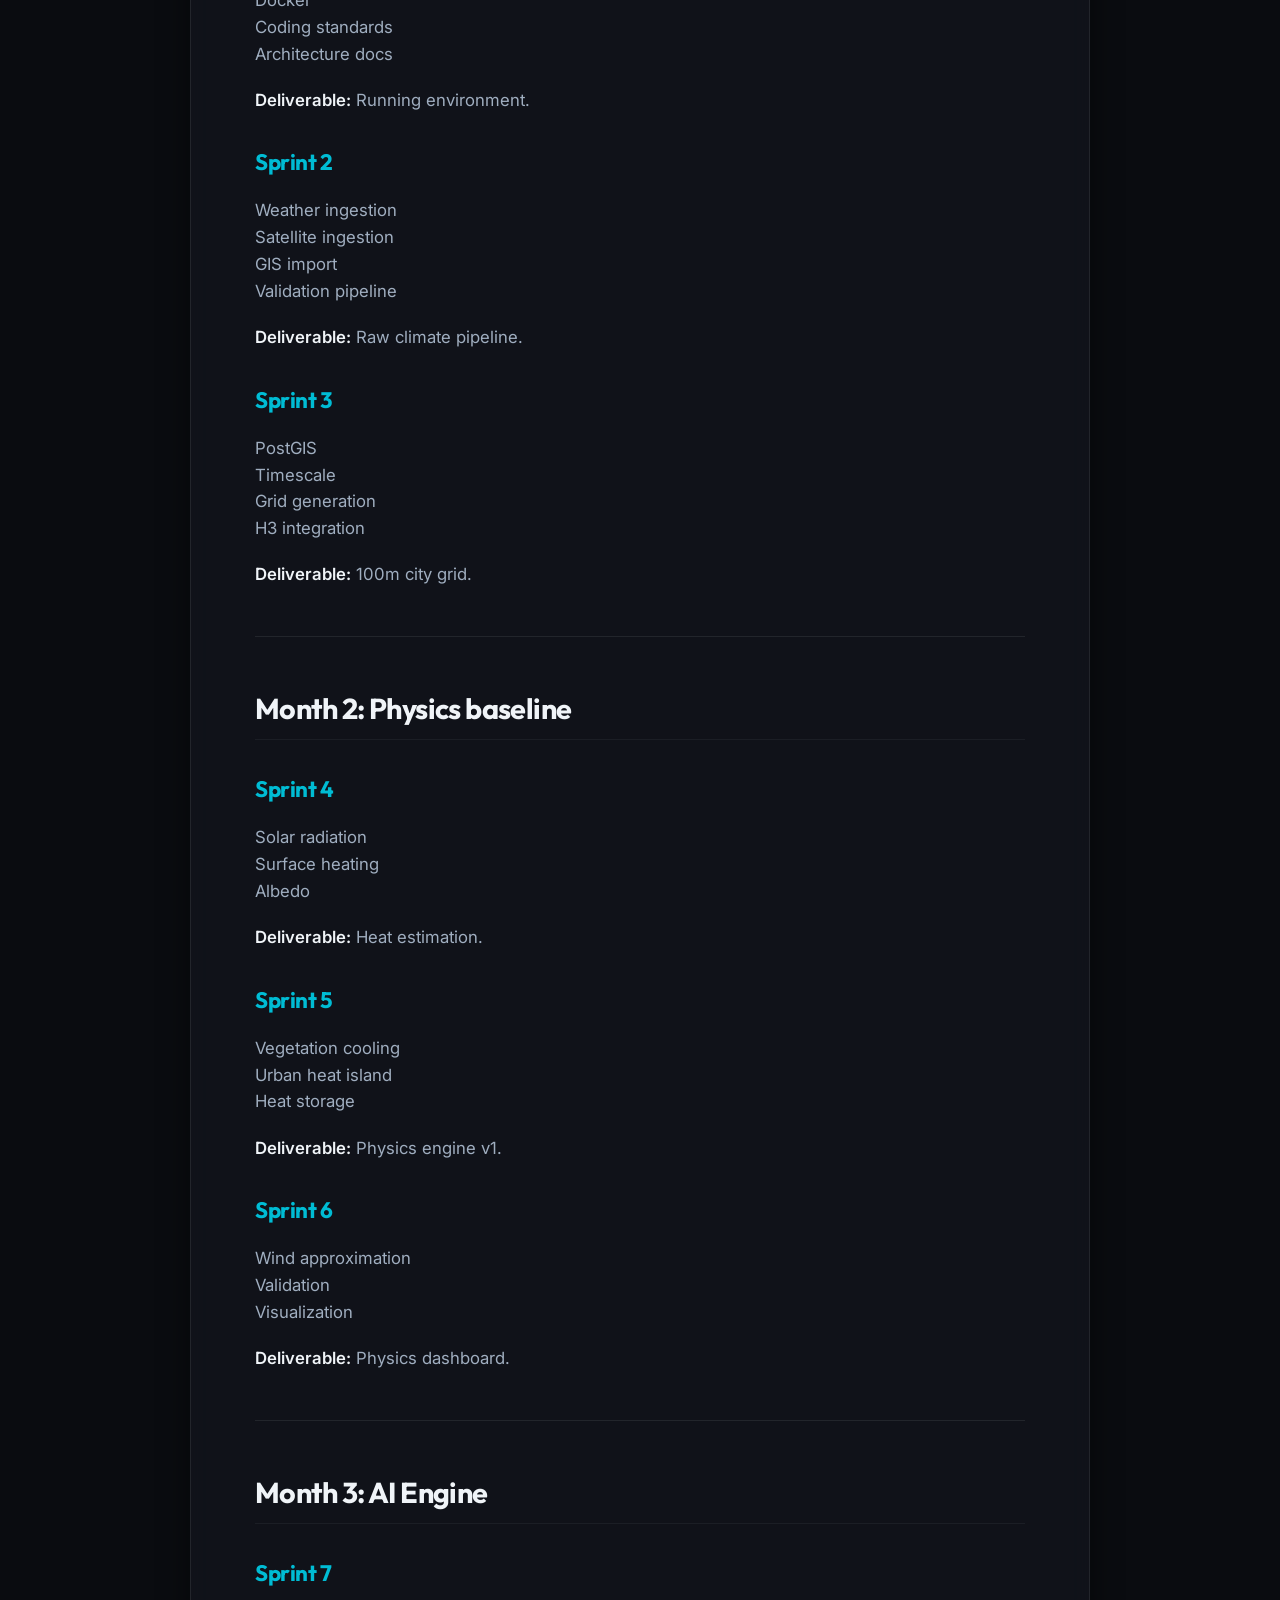
<file: plan.html>
<!DOCTYPE html>
<html lang="en">

<head>
    <meta charset="UTF-8">
    <meta name="viewport" content="width=device-width, initial-scale=1.0">
    <title>Complete Project PRD & Implementation Plan</title>
    <link rel="stylesheet" href="styles.css">
    <link rel="stylesheet" href="https://cdnjs.cloudflare.com/ajax/libs/font-awesome/6.4.0/css/all.min.css">
    <style>
        body {
            padding-top: 100px;
            background: var(--bg-dark);
        }

        .markdown-container {
            max-width: 900px;
            margin: 0 auto;
            padding: 3rem 5%;
            background: var(--bg-card);
            border: 1px solid var(--border-glass);
            border-radius: 12px;
            margin-bottom: 4rem;
            backdrop-filter: blur(10px);
            box-shadow: var(--shadow-card);
            color: var(--text-main);
        }

        .markdown-container h1 {
            font-size: 2.5rem;
            border-bottom: 1px solid var(--border-glass);
            padding-bottom: 1rem;
            margin-bottom: 1.5rem;
            margin-top: 3rem;
            color: var(--accent-heat);
        }

        .markdown-container h1:first-child {
            margin-top: 0;
            text-align: center;
        }

        .markdown-container h2 {
            font-size: 1.8rem;
            margin-top: 2.5rem;
            margin-bottom: 1rem;
            color: var(--text-main);
            border-bottom: 1px solid rgba(255, 255, 255, 0.05);
            padding-bottom: 0.5rem;
        }

        .markdown-container h3 {
            font-size: 1.4rem;
            margin-top: 2rem;
            margin-bottom: 1rem;
            color: var(--accent-cool);
        }

        .markdown-container p {
            margin-bottom: 1.2rem;
            color: var(--text-muted);
            font-size: 1.05rem;
            line-height: 1.6;
        }

        .markdown-container ul {
            margin-left: 1.5rem;
            margin-bottom: 1.5rem;
            color: var(--text-muted);
        }

        .markdown-container li {
            margin-bottom: 0.5rem;
        }

        .markdown-container pre {
            background: #050608;
            padding: 1.5rem;
            border-radius: 8px;
            overflow-x: auto;
            margin-bottom: 1.5rem;
            border: 1px solid var(--border-glass);
        }

        .markdown-container code {
            font-family: 'Courier New', Courier, monospace;
            color: var(--accent-warn);
        }

        .markdown-container hr {
            border: none;
            border-top: 1px solid var(--border-glass);
            margin: 3rem 0;
        }

        .markdown-container strong {
            color: var(--text-main);
            font-weight: 600;
        }
    </style>
    <!-- Vercel Web Analytics -->
    <script defer src="https://cdn.vercel-insights.com/v1/script.js"></script>
</head>

<body>
    <!-- Navigation -->
    <nav class="scrolled">
        <div class="logo">
            <a href="index.html" style="display:flex; align-items:center; gap:0.5rem;">
                <i class="fa-solid fa-temperature-full" style="color: #ff5722;"></i>
                Hyperlocal<span>Heat</span>
            </a>
        </div>
        <ul class="nav-links">
            <li><a href="index.html">Home</a></li>
            <li><a href="index.html#goals">Goals</a></li>
            <li><a href="index.html#features">Features</a></li>
            <li><a href="index.html#solutions">Solutions</a></li>
            <li><a href="index.html#architecture">Architecture</a></li>
            <li><a href="plan.html">Full Plan</a></li>
        </ul>
        <a href="index.html" class="btn-secondary" style="text-decoration:none;">Back to Home</a>
    </nav>

    <!-- Markdown Content Container -->
    <div class="markdown-container">

        <p>Complete full PRD + architecture + folder structure + sprint-wise implementation plan (Month 1 → Month 6) for
            the project.</p>

        <h1>Hyperlocal Heat Intelligence Platform (HHIP)</h1>

        <p><strong>Version:</strong> 1.0<br>
            <strong>Duration:</strong> Month 1 → Month 6 MVP<br>
            <strong>Goal:</strong> Build an AI-powered hyperlocal heat intelligence platform capable of <strong>100m
                street-level heat prediction</strong>, risk mapping, alerts, and decision support for municipalities and
            disaster response teams.
        </p>

        <hr>

        <h1>1. Product Requirements Document (PRD)</h1>

        <h2>1.1 Product Vision</h2>

        <p>Build a <strong>city-scale climate intelligence platform</strong> that predicts <strong>street-level heat
                risk</strong> before dangerous conditions occur.</p>

        <p>Platform outputs:</p>
        <ul>
            <li>Heat maps</li>
            <li>Heat forecasts</li>
            <li>Vulnerability zones</li>
            <li>Heatwave alerts</li>
            <li>Infrastructure stress indicators</li>
            <li>Public-health risk layers</li>
        </ul>

        <hr>

        <h2>1.2 Problem Statement</h2>

        <p>Current weather systems operate at:</p>
        <pre><code>5–25 km resolution</code></pre>

        <p>Cities need:</p>
        <pre><code>100 m street resolution</code></pre>

        <p>to predict:</p>
        <ul>
            <li>Heat islands</li>
            <li>School risk</li>
            <li>Hospital load</li>
            <li>Elderly exposure</li>
            <li>Worker stress</li>
            <li>Urban overheating</li>
        </ul>

        <hr>

        <h2>1.3 Stakeholders</h2>

        <h3>Primary</h3>
        <p>Municipal corporations</p>
        <p>Disaster management authorities</p>
        <p>Public health departments</p>
        <p>Urban planning teams</p>
        <p>Smart city missions</p>
        <p>Hospitals</p>
        <p>Emergency teams</p>

        <h3>Secondary</h3>
        <p>Climate researchers</p>
        <p>Infrastructure operators</p>
        <p>Construction companies</p>
        <p>Insurance</p>
        <p>Real estate</p>
        <p>NGOs</p>

        <hr>

        <h2>1.4 Users</h2>

        <h3>City Administrator</h3>
        <p>Needs:</p>
        <p>Heat hotspots<br>Ward heat status<br>Alerts<br>Historical trends</p>

        <h3>Public Health Officer</h3>
        <p>Needs:</p>
        <p>Risk groups<br>Heat illness prediction<br>Hospital load estimation</p>

        <h3>Urban Planner</h3>
        <p>Needs:</p>
        <p>Tree deficit maps<br>Urban heat island analysis<br>Infrastructure stress</p>

        <h3>Disaster Officer</h3>
        <p>Needs:</p>
        <p>Early warnings<br>Critical infrastructure status<br>Response recommendations</p>

        <hr>

        <h1>2. Functional Requirements</h1>

        <h2>FR-1 Data Ingestion</h2>
        <p>Input:</p>
        <p>Weather APIs<br>Satellite imagery<br>GIS layers<br>IoT sensors<br>Population datasets<br>Historical climate
            archives</p>
        <p>Output:</p>
        <p>Unified climate feature stream.</p>

        <hr>

        <h2>FR-2 Hyperlocal Grid Engine</h2>
        <p>Generate:</p>
        <pre><code>{
  "cell_id":"h3_xxx",
  "lat":13.08,
  "lon":80.27,
  "temp":41,
  "risk":"HIGH"
}</code></pre>
        <p>Resolution: 100m.</p>

        <hr>

        <h2>FR-3 Physics Engine</h2>
        <p>Models:</p>
        <p>Radiation<br>Surface heating<br>Urban canyon<br>Vegetation cooling<br>Heat retention<br>Wind approximation
        </p>
        <p>Outputs:</p>
        <p>Urban Heat Index<br>Surface temperature<br>Heat storage coefficient</p>

        <hr>

        <h2>FR-4 AI Prediction</h2>
        <p>Forecast windows:</p>
        <p>1 hr<br>3 hr<br>6 hr<br>12 hr<br>24 hr</p>
        <p>Prediction:</p>
        <p>Heat intensity<br>Risk<br>Confidence</p>

        <hr>

        <h2>FR-5 Alert Engine</h2>
        <p>Rules:</p>
        <pre><code>IF temp > 44
AND humidity > 70
AND population_density > threshold
→ ALERT</code></pre>
        <p>Channels:</p>
        <p>Dashboard<br>SMS<br>API<br>Email<br>WhatsApp</p>

        <hr>

        <h2>FR-6 Dashboard</h2>
        <p>Views:</p>
        <p>Live heat map<br>Timeline replay<br>Risk layers<br>Heat island view<br>Sensor layer<br>Forecast
            slider<br>Infrastructure layer</p>

        <hr>

        <h2>FR-7 Reporting</h2>
        <p>Generate:</p>
        <p>Ward reports<br>Heat event reports<br>Daily summaries<br>Prediction accuracy reports</p>

        <hr>

        <h1>3. Non Functional Requirements</h1>
        <p>Availability: 99.5%</p>
        <p>Inference latency: &lt;2 sec</p>
        <p>Heat update interval: 5 min</p>
        <p>Prediction: 1–24 hr</p>
        <p>Scalability: 10M grid cells</p>
        <p>Retention: 5 years</p>

        <hr>

        <h1>4. System Architecture</h1>
        <pre><code>               DATA SOURCES
 ┌───────────────────────────────────┐
 │ Weather APIs                      │
 │ Satellite                         │
 │ GIS Layers                        │
 │ IoT Sensors                       │
 │ Population Data                   │
 └──────────────┬────────────────────┘
                │
                ▼

        INGESTION + STREAMING
 ┌─────────────────────────────┐
 │ Kafka / Redpanda            │
 │ ETL                         │
 │ Validation                  │
 └──────────────┬──────────────┘
                │
                ▼

          FEATURE STORE
 ┌─────────────────────────────┐
 │ Weather Features            │
 │ GIS Features                │
 │ Physics Features            │
 └──────────────┬──────────────┘
                │
        ┌───────┴────────┐
        ▼                ▼

PHYSICS ENGINE      AI ENGINE
Heat Models         Forecasting
Radiation           Risk Model
Cooling             Spatial Model

        └───────┬────────┘
                ▼

      RISK + ALERT ENGINE

                ▼

       POSTGIS + TIMESCALE

                ▼

            FASTAPI

                ▼

React + DeckGL Dashboard</code></pre>

        <hr>

        <h1>5. Repository Structure</h1>

        <pre><code>hyperlocal-heat-intelligence/
├── backend/
├── frontend/
├── infra/
├── data/
├── ml/
├── physics/
├── docs/
├── tests/
└── scripts/</code></pre>

        <h2>Backend</h2>
        <pre><code>backend/
├── api/
├── routes/
│   ├── heat.py
│   ├── alerts.py
│   ├── sensors.py
│   └── prediction.py
├── services/
│   ├── ingestion/
│   ├── forecasting/
│   ├── risk/
│   └── alerts/
├── models/
├── utils/
└── main.py</code></pre>

        <h2>Frontend</h2>
        <pre><code>frontend/
├── src/
│   ├── components/
│   │   ├── HeatMap/
│   │   ├── Forecast/
│   │   ├── Timeline/
│   │   ├── Alerts/
│   │   └── Layers/
│   ├── pages/
│   │   ├── Dashboard/
│   │   └── Reports/
│   ├── hooks/
│   ├── services/
│   └── store/</code></pre>

        <h2>Physics</h2>
        <pre><code>physics/
├── radiation/
├── solar_gain.py
├── urban_canyon.py
├── surface_heating.py
├── wind_flow.py
├── cooling.py
└── uhi.py</code></pre>

        <h2>ML</h2>
        <pre><code>ml/
├── forecast/
│   ├── train.py
│   └── predict.py
├── risk/
├── xgboost/
├── lstm/
├── gnn/
├── feature_store/
└── notebooks/</code></pre>

        <h2>Infra</h2>
        <pre><code>infra/
├── docker/
├── k8s/
├── terraform/
├── monitoring/
│   ├── grafana/
│   └── prometheus/</code></pre>

        <h2>Data</h2>
        <pre><code>data/
├── raw/
│   ├── weather/
│   ├── satellite/
│   └── gis/
├── processed/
├── features/
└── models/</code></pre>

        <hr>

        <h1>6. Database Design</h1>

        <h2>Grid Table</h2>
        <pre><code>heat_grid
---------
cell_id
lat
lon
timestamp
surface_temp
air_temp
humidity
risk
confidence</code></pre>

        <h2>Sensor Table</h2>
        <pre><code>sensors
-------
sensor_id
lat
lon
temp
humidity
status</code></pre>

        <h2>Predictions</h2>
        <pre><code>prediction
----------
cell_id
forecast_time
predicted_temp
risk
confidence
model_version</code></pre>

        <h2>Alerts</h2>
        <pre><code>alerts
------
alert_id
cell_id
severity
reason
issued_time</code></pre>

        <hr>

        <h1>Month-wise Sprint Plan</h1>

        <hr>

        <h2>Month 1: Data foundation</h2>

        <h3>Sprint 1</h3>
        <p>Repo setup<br>CI/CD<br>Docker<br>Coding standards<br>Architecture docs</p>
        <p><strong>Deliverable:</strong> Running environment.</p>

        <h3>Sprint 2</h3>
        <p>Weather ingestion<br>Satellite ingestion<br>GIS import<br>Validation pipeline</p>
        <p><strong>Deliverable:</strong> Raw climate pipeline.</p>

        <h3>Sprint 3</h3>
        <p>PostGIS<br>Timescale<br>Grid generation<br>H3 integration</p>
        <p><strong>Deliverable:</strong> 100m city grid.</p>

        <hr>

        <h2>Month 2: Physics baseline</h2>

        <h3>Sprint 4</h3>
        <p>Solar radiation<br>Surface heating<br>Albedo</p>
        <p><strong>Deliverable:</strong> Heat estimation.</p>

        <h3>Sprint 5</h3>
        <p>Vegetation cooling<br>Urban heat island<br>Heat storage</p>
        <p><strong>Deliverable:</strong> Physics engine v1.</p>

        <h3>Sprint 6</h3>
        <p>Wind approximation<br>Validation<br>Visualization</p>
        <p><strong>Deliverable:</strong> Physics dashboard.</p>

        <hr>

        <h2>Month 3: AI Engine</h2>

        <h3>Sprint 7</h3>
        <p>Feature engineering<br>Historical preparation<br>Training dataset</p>
        <p><strong>Deliverable:</strong> ML-ready dataset.</p>

        <h3>Sprint 8</h3>
        <p>LSTM forecast<br>XGBoost risk</p>
        <p><strong>Deliverable:</strong> Heat prediction.</p>

        <h3>Sprint 9</h3>
        <p>Spatial interpolation<br>Grid filling</p>
        <p><strong>Deliverable:</strong> Complete heat map.</p>

        <hr>

        <h2>Month 4: Risk + Alerts</h2>

        <h3>Sprint 10</h3>
        <p>Risk engine<br>Thresholds<br>Severity</p>
        <p><strong>Deliverable:</strong> Risk scoring.</p>

        <h3>Sprint 11</h3>
        <p>Alert engine<br>SMS<br>WhatsApp<br>Email</p>
        <p><strong>Deliverable:</strong> Alert pipeline.</p>

        <h3>Sprint 12</h3>
        <p>Population layers<br>Hospitals<br>Schools</p>
        <p><strong>Deliverable:</strong> Vulnerability map.</p>

        <hr>

        <h2>Month 5: Dashboard</h2>

        <h3>Sprint 13</h3>
        <p>Map rendering<br>DeckGL<br>Heat layers</p>
        <p><strong>Deliverable:</strong> Live map.</p>

        <h3>Sprint 14</h3>
        <p>Timeline replay<br>Forecast slider<br>Historical playback</p>
        <p><strong>Deliverable:</strong> Forecast UI.</p>

        <h3>Sprint 15</h3>
        <p>Reports<br>Exports<br>Analytics</p>
        <p><strong>Deliverable:</strong> Reporting.</p>

        <hr>

        <h2>Month 6: Pilot Deployment</h2>

        <h3>Sprint 16</h3>
        <p>Performance tuning<br>Caching<br>Redis</p>
        <p><strong>Deliverable:</strong> Optimization.</p>

        <h3>Sprint 17</h3>
        <p>Validation:<br>MAE<br>RMSE<br>Spatial accuracy</p>
        <p><strong>Deliverable:</strong> Accuracy report.</p>

        <h3>Sprint 18</h3>
        <p>Pilot deployment:<br>Chennai<br>5 wards<br>100m grid<br>24 hr prediction</p>
        <p><strong>Deliverable:</strong> MVP.</p>

        <hr>

        <h1>Success Metrics</h1>
        <ul>
            <li><strong>Prediction MAE:</strong> &lt;1.5°C</li>
            <li><strong>Spatial accuracy:</strong> &gt; 85%</li>
            <li><strong>Alert latency:</strong> &lt;5 min</li>
            <li><strong>API latency:</strong> &lt;2 sec</li>
            <li><strong>Availability:</strong> 99.5%</li>
        </ul>

        <hr>

        <h1>Risks</h1>
        <ul>
            <li>Physics mismatch</li>
            <li>Satellite gaps</li>
            <li>Sensor failures</li>
            <li>Model drift</li>
            <li>Data licensing</li>
            <li>False alerts</li>
            <li>Infrastructure cost</li>
        </ul>

        <hr>

        <h1>MVP Stack Final</h1>
        <p><strong>Frontend:</strong> React + TS + DeckGL + Mapbox</p>
        <p><strong>Backend:</strong> FastAPI + Celery</p>
        <p><strong>DB:</strong> PostGIS + Timescale</p>
        <p><strong>Streaming:</strong> Kafka</p>
        <p><strong>ML:</strong> PyTorch + XGBoost</p>
        <p><strong>Geo:</strong> H3 + GDAL + Rasterio</p>
        <p><strong>Infra:</strong> Docker + Terraform + Prometheus + Grafana</p>

        <hr>

        <p style="text-align: center; font-size: 1.2rem; color: var(--text-main); margin-top: 3rem;">
            <strong>Recommended pilot:</strong><br>
            <span style="color: var(--accent-heat);">Chennai → 5 wards → 100m → 24 hr forecast → municipal
                validation</span><br>
            before city-wide expansion.
        </p>

    </div>

    <!-- Footer -->
    <footer>
        <div class="footer-bottom" style="border-top: none; padding-top: 0;">
            <p>&copy; 2026 Hyperlocal Heat Intelligence Platform. Static PRD Document.</p>
        </div>
    </footer>
</body>

</html>
</file>
<file: styles.css>
@import url('https://fonts.googleapis.com/css2?family=Inter:wght@300;400;500;600;700;800&family=Outfit:wght@400;600;700;900&display=swap');

:root {
    --bg-dark: #0a0c10;
    --bg-card: rgba(20, 24, 32, 0.6);
    --bg-glass: rgba(255, 255, 255, 0.03);
    --border-glass: rgba(255, 255, 255, 0.08);
    --text-main: #f0f4f8;
    --text-muted: #a0aec0;
    
    --accent-heat: #ff5722;
    --accent-heat-glow: rgba(255, 87, 34, 0.5);
    --accent-cool: #00bcd4;
    --accent-warn: #ffb300;
    --accent-danger: #e53935;
    
    --gradient-primary: linear-gradient(135deg, #ff5722 0%, #e53935 100%);
    --gradient-surface: linear-gradient(180deg, rgba(30, 35, 45, 0.8) 0%, rgba(15, 18, 25, 0.8) 100%);
    
    --shadow-neon: 0 0 20px rgba(255, 87, 34, 0.3);
    --shadow-card: 0 10px 30px rgba(0, 0, 0, 0.5);
    
    --transition-smooth: all 0.4s cubic-bezier(0.25, 0.8, 0.25, 1);
}

* {
    margin: 0;
    padding: 0;
    box-sizing: border-box;
}

html {
    scroll-behavior: smooth;
}

body {
    font-family: 'Inter', sans-serif;
    background-color: var(--bg-dark);
    color: var(--text-main);
    line-height: 1.6;
    overflow-x: hidden;
}

h1, h2, h3, h4, h5, h6 {
    font-family: 'Outfit', sans-serif;
    letter-spacing: -0.02em;
}

a {
    text-decoration: none;
    color: inherit;
}

/* Typography Utility */
.text-gradient {
    background: linear-gradient(to right, #ff8a65, #ff5722, #e53935);
    -webkit-background-clip: text;
    -webkit-text-fill-color: transparent;
    background-clip: text;
}

.section-header {
    text-align: center;
    margin-bottom: 4rem;
}

.section-header h2 {
    font-size: 2.5rem;
    margin-bottom: 1rem;
    font-weight: 700;
}

.section-header p {
    color: var(--text-muted);
    font-size: 1.1rem;
    max-width: 600px;
    margin: 0 auto;
}

/* Navigation */
nav {
    position: fixed;
    top: 0;
    left: 0;
    width: 100%;
    padding: 1.5rem 5%;
    display: flex;
    justify-content: space-between;
    align-items: center;
    z-index: 1000;
    transition: var(--transition-smooth);
    background: transparent;
}

nav.scrolled {
    background: rgba(10, 12, 16, 0.85);
    backdrop-filter: blur(12px);
    border-bottom: 1px solid var(--border-glass);
    padding: 1rem 5%;
}

.logo {
    font-family: 'Outfit', sans-serif;
    font-size: 1.5rem;
    font-weight: 800;
    display: flex;
    align-items: center;
    gap: 0.5rem;
}

.logo span {
    color: var(--accent-heat);
}

.nav-links {
    display: flex;
    gap: 2rem;
    list-style: none;
}

.nav-links li a {
    font-weight: 500;
    font-size: 0.95rem;
    color: var(--text-muted);
    transition: var(--transition-smooth);
    position: relative;
}

.nav-links li a:hover {
    color: var(--text-main);
}

.nav-links li a::after {
    content: '';
    position: absolute;
    bottom: -5px;
    left: 0;
    width: 0%;
    height: 2px;
    background: var(--gradient-primary);
    transition: var(--transition-smooth);
}

.nav-links li a:hover::after {
    width: 100%;
}

.btn-primary {
    background: var(--gradient-primary);
    color: white;
    padding: 0.75rem 1.5rem;
    border-radius: 8px;
    font-weight: 600;
    border: none;
    cursor: pointer;
    transition: var(--transition-smooth);
    box-shadow: var(--shadow-neon);
}

.btn-primary:hover {
    transform: translateY(-2px);
    box-shadow: 0 0 25px rgba(255, 87, 34, 0.6);
}

.btn-secondary {
    background: var(--bg-glass);
    border: 1px solid var(--border-glass);
    color: var(--text-main);
    padding: 0.75rem 1.5rem;
    border-radius: 8px;
    font-weight: 600;
    cursor: pointer;
    transition: var(--transition-smooth);
    backdrop-filter: blur(10px);
}

.btn-secondary:hover {
    background: rgba(255, 255, 255, 0.1);
    border-color: rgba(255, 255, 255, 0.2);
}

/* Hero Section with Slider */
.hero {
    position: relative;
    min-height: 100vh;
    display: flex;
    align-items: center;
    overflow: hidden;
}

.hero-slider {
    position: absolute;
    top: 0;
    left: 0;
    width: 100%;
    height: 100%;
    z-index: 1;
}

.slide {
    position: absolute;
    top: 0;
    left: 0;
    width: 100%;
    height: 100%;
    opacity: 0;
    transition: opacity 1s ease-in-out, transform 5s linear;
    transform: scale(1.05);
    background-size: cover;
    background-position: center;
}

.slide.active {
    opacity: 1;
    transform: scale(1);
}

.slide::after {
    content: '';
    position: absolute;
    top: 0;
    left: 0;
    width: 100%;
    height: 100%;
    background: linear-gradient(to right, rgba(10, 12, 16, 0.9) 0%, rgba(10, 12, 16, 0.6) 50%, rgba(10, 12, 16, 0.3) 100%);
}

.hero-content {
    position: relative;
    z-index: 2;
    padding: 0 5%;
    max-width: 800px;
}

.hero-tag {
    display: inline-block;
    padding: 0.4rem 1rem;
    background: rgba(255, 87, 34, 0.1);
    border: 1px solid rgba(255, 87, 34, 0.3);
    border-radius: 50px;
    color: var(--accent-heat);
    font-size: 0.85rem;
    font-weight: 600;
    margin-bottom: 1.5rem;
    text-transform: uppercase;
    letter-spacing: 1px;
}

.hero h1 {
    font-size: 4rem;
    line-height: 1.1;
    margin-bottom: 1.5rem;
}

.hero p {
    font-size: 1.25rem;
    color: var(--text-muted);
    margin-bottom: 2.5rem;
    max-width: 600px;
}

.hero-actions {
    display: flex;
    gap: 1rem;
}

.slider-controls {
    position: absolute;
    bottom: 3rem;
    right: 5%;
    z-index: 3;
    display: flex;
    gap: 1rem;
}

.slider-dot {
    width: 12px;
    height: 12px;
    border-radius: 50%;
    background: rgba(255, 255, 255, 0.3);
    cursor: pointer;
    transition: var(--transition-smooth);
}

.slider-dot.active {
    background: var(--accent-heat);
    box-shadow: 0 0 10px var(--accent-heat);
}

/* General Sections */
section {
    padding: 6rem 5%;
    position: relative;
}

/* Goals Section */
.goals {
    background: url('[data-uri]') var(--bg-dark);
}

.goals-grid {
    display: grid;
    grid-template-columns: repeat(auto-fit, minmax(300px, 1fr));
    gap: 2rem;
}

.goal-card {
    background: var(--gradient-surface);
    border: 1px solid var(--border-glass);
    border-radius: 16px;
    padding: 2.5rem;
    transition: var(--transition-smooth);
    position: relative;
    overflow: hidden;
}

.goal-card::before {
    content: '';
    position: absolute;
    top: 0;
    left: 0;
    width: 100%;
    height: 4px;
    background: var(--gradient-primary);
    transform: scaleX(0);
    transform-origin: left;
    transition: transform 0.4s ease;
}

.goal-card:hover {
    transform: translateY(-10px);
    box-shadow: var(--shadow-card);
    border-color: rgba(255, 87, 34, 0.3);
}

.goal-card:hover::before {
    transform: scaleX(1);
}

.goal-icon {
    width: 60px;
    height: 60px;
    background: rgba(255, 87, 34, 0.1);
    border-radius: 12px;
    display: flex;
    align-items: center;
    justify-content: center;
    font-size: 1.8rem;
    color: var(--accent-heat);
    margin-bottom: 1.5rem;
}

.goal-card h3 {
    font-size: 1.5rem;
    margin-bottom: 1rem;
}

.goal-card p {
    color: var(--text-muted);
}

/* Features Section */
.features {
    background: var(--bg-dark);
}

.feature-row {
    display: flex;
    align-items: center;
    gap: 4rem;
    margin-bottom: 6rem;
}

.feature-row:nth-child(even) {
    flex-direction: row-reverse;
}

.feature-content {
    flex: 1;
}

.feature-tag {
    color: var(--accent-cool);
    font-size: 0.9rem;
    font-weight: 600;
    text-transform: uppercase;
    letter-spacing: 1px;
    margin-bottom: 1rem;
    display: block;
}

.feature-content h3 {
    font-size: 2.2rem;
    margin-bottom: 1.5rem;
}

.feature-content p {
    color: var(--text-muted);
    font-size: 1.1rem;
    margin-bottom: 1.5rem;
}

.feature-list {
    list-style: none;
}

.feature-list li {
    display: flex;
    align-items: center;
    gap: 1rem;
    margin-bottom: 0.8rem;
    color: var(--text-main);
}

.feature-list li i {
    color: var(--accent-heat);
}

.feature-image {
    flex: 1;
    position: relative;
    border-radius: 20px;
    overflow: hidden;
    box-shadow: var(--shadow-card);
}

.feature-image::after {
    content: '';
    position: absolute;
    inset: 0;
    border: 1px solid var(--border-glass);
    border-radius: 20px;
    pointer-events: none;
}

.feature-image img {
    width: 100%;
    height: auto;
    display: block;
    transition: transform 0.5s ease;
}

.feature-row:hover .feature-image img {
    transform: scale(1.03);
}

/* Solutions Section */
.solutions {
    background: #0f1218;
    position: relative;
}

.solutions::before {
    content: '';
    position: absolute;
    top: 0;
    left: 0;
    width: 100%;
    height: 1px;
    background: linear-gradient(90deg, transparent, var(--border-glass), transparent);
}

.solutions-grid {
    display: grid;
    grid-template-columns: repeat(auto-fit, minmax(250px, 1fr));
    gap: 1.5rem;
}

.solution-card {
    background: var(--bg-card);
    border: 1px solid var(--border-glass);
    border-radius: 12px;
    padding: 2rem;
    transition: var(--transition-smooth);
}

.solution-card:hover {
    background: rgba(30, 35, 45, 0.8);
    border-color: rgba(255, 255, 255, 0.2);
}

.solution-card h4 {
    font-size: 1.2rem;
    margin-bottom: 0.8rem;
    color: #fff;
}

.solution-card p {
    color: var(--text-muted);
    font-size: 0.95rem;
}

/* Architecture / Block Diagram */
.architecture {
    background: var(--bg-dark);
    padding-bottom: 8rem;
}

.arch-diagram {
    display: flex;
    flex-direction: column;
    gap: 2rem;
    align-items: center;
    max-width: 1000px;
    margin: 0 auto;
}

.arch-layer {
    background: var(--gradient-surface);
    border: 1px solid var(--border-glass);
    border-radius: 16px;
    width: 100%;
    padding: 2rem;
    display: flex;
    justify-content: space-between;
    align-items: center;
    position: relative;
    backdrop-filter: blur(10px);
}

.arch-layer::after {
    content: '↓';
    position: absolute;
    bottom: -35px;
    left: 50%;
    transform: translateX(-50%);
    font-size: 1.5rem;
    color: var(--accent-heat);
}

.arch-layer:last-child::after {
    display: none;
}

.arch-layer.ai-engine {
    background: linear-gradient(135deg, rgba(255, 87, 34, 0.1) 0%, rgba(229, 57, 53, 0.1) 100%);
    border-color: rgba(255, 87, 34, 0.3);
    box-shadow: 0 0 30px rgba(255, 87, 34, 0.1);
}

.arch-title {
    flex: 0 0 250px;
}

.arch-title h4 {
    font-size: 1.3rem;
    margin-bottom: 0.5rem;
}

.arch-title p {
    font-size: 0.85rem;
    color: var(--text-muted);
}

.arch-items {
    flex: 1;
    display: flex;
    gap: 1rem;
    flex-wrap: wrap;
    justify-content: flex-end;
}

.arch-item {
    background: rgba(255, 255, 255, 0.05);
    border: 1px solid rgba(255, 255, 255, 0.1);
    padding: 0.5rem 1rem;
    border-radius: 8px;
    font-size: 0.85rem;
    font-weight: 500;
}

/* Footer */
footer {
    background: #050608;
    padding: 4rem 5% 2rem;
    border-top: 1px solid var(--border-glass);
}

.footer-content {
    display: flex;
    justify-content: space-between;
    align-items: center;
    margin-bottom: 2rem;
}

.footer-links {
    display: flex;
    gap: 1.5rem;
}

.footer-links a {
    color: var(--text-muted);
    font-size: 0.9rem;
    transition: color 0.3s ease;
}

.footer-links a:hover {
    color: var(--text-main);
}

.footer-bottom {
    text-align: center;
    color: var(--text-muted);
    font-size: 0.85rem;
    padding-top: 2rem;
    border-top: 1px solid rgba(255, 255, 255, 0.05);
}

/* Responsive */
@media (max-width: 992px) {
    .hero h1 {
        font-size: 3rem;
    }
    .feature-row, .feature-row:nth-child(even) {
        flex-direction: column;
        gap: 2rem;
    }
    .arch-layer {
        flex-direction: column;
        text-align: center;
        gap: 1.5rem;
    }
    .arch-items {
        justify-content: center;
    }
}

@media (max-width: 768px) {
    .nav-links {
        display: none; /* Add mobile menu in real implementation */
    }
    .hero h1 {
        font-size: 2.5rem;
    }
    .arch-layer::after {
        bottom: -30px;
    }
}

/* Micro animations */
.fade-in-up {
    opacity: 0;
    transform: translateY(30px);
    transition: opacity 0.8s ease-out, transform 0.8s ease-out;
}

.fade-in-up.visible {
    opacity: 1;
    transform: translateY(0);
}
</file>
